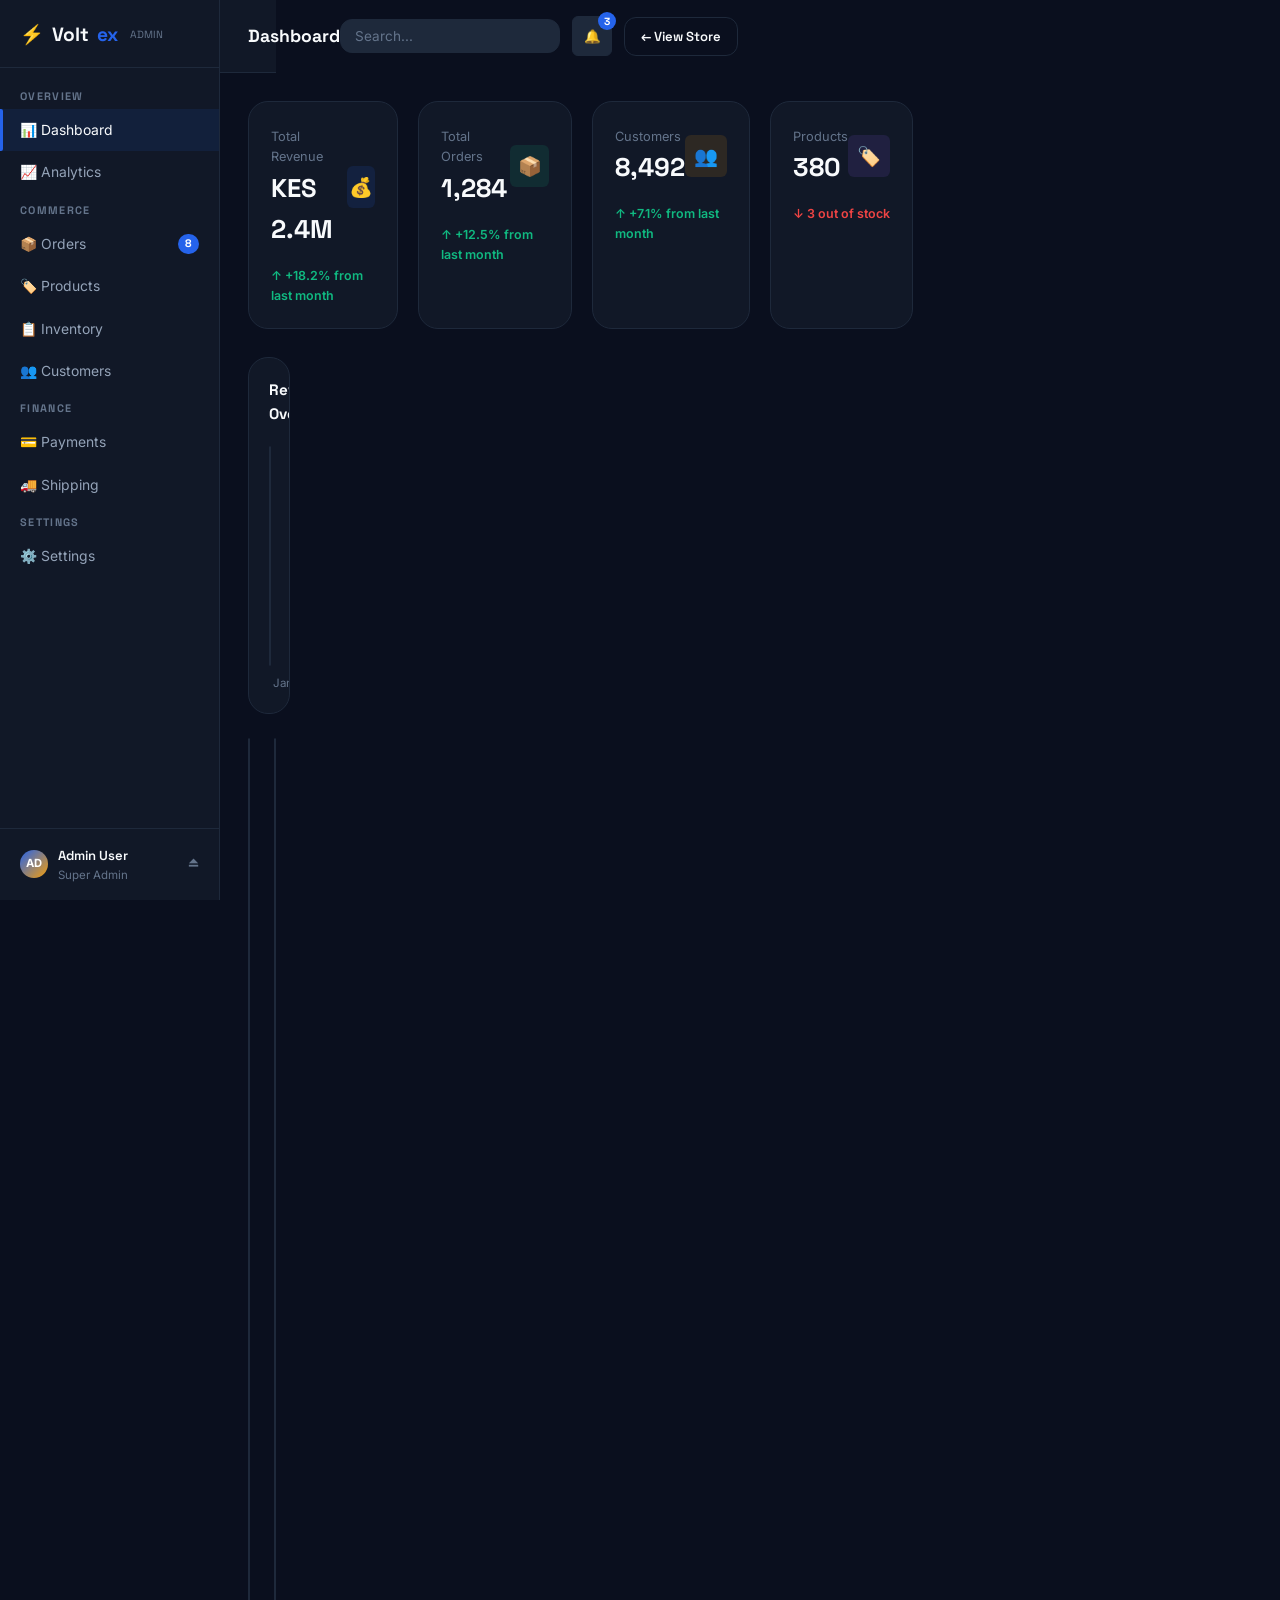
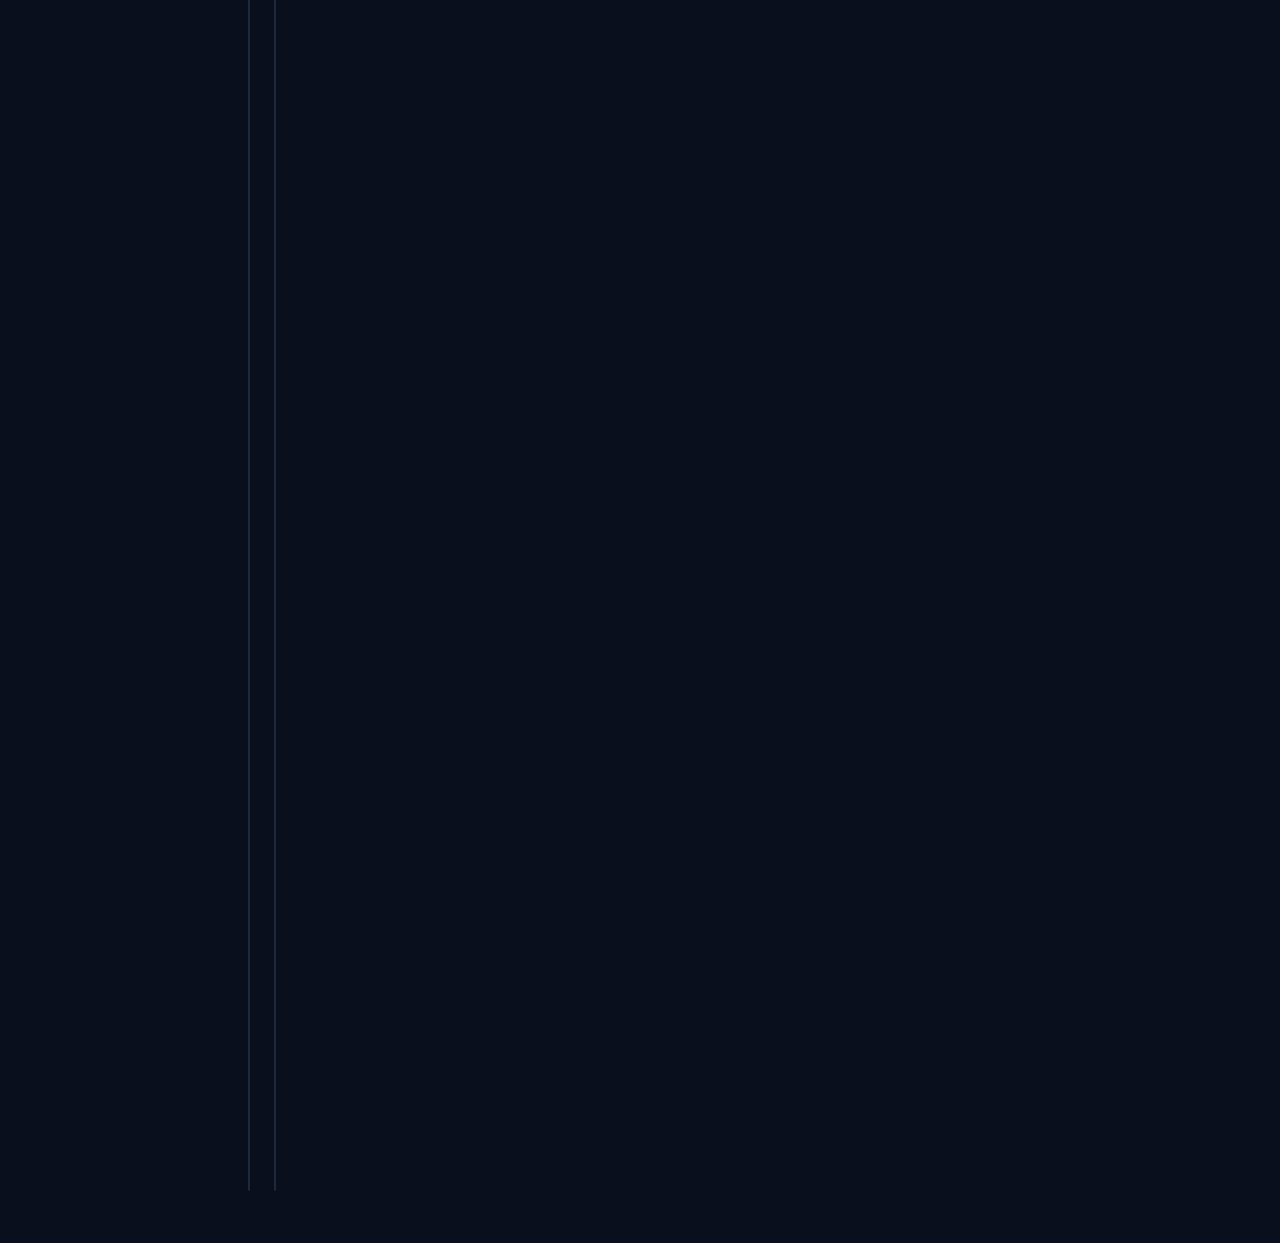
<file: admin.html>
<!DOCTYPE html>
<html lang="en">
<head>
  <meta charset="UTF-8">
  <meta name="viewport" content="width=device-width, initial-scale=1.0">
  <title>Admin Dashboard — Voltex</title>
  <link rel="stylesheet" href="main.css">
</head>
<body style="background:var(--navy)">

<!-- ADMIN LAYOUT (no shared navbar) -->
<div class="admin-layout">

  <!-- SIDEBAR -->
  <aside class="admin-sidebar">
    <div class="admin-logo">
      <div class="nav-logo" style="font-size:1.2rem"><span class="bolt">⚡</span>Volt<span>ex</span> <span style="font-size:0.65rem;color:var(--slate);margin-left:4px;font-weight:400">ADMIN</span></div>
    </div>
    <nav class="admin-nav">
      <div class="admin-nav-section">Overview</div>
      <div class="admin-nav-link active" onclick="showAdminTab('dashboard',this)">📊 Dashboard</div>
      <div class="admin-nav-link" onclick="showAdminTab('analytics',this)">📈 Analytics</div>

      <div class="admin-nav-section">Commerce</div>
      <div class="admin-nav-link" onclick="showAdminTab('orders',this)">
        📦 Orders
        <span class="admin-nav-badge">8</span>
      </div>
      <div class="admin-nav-link" onclick="showAdminTab('products',this)">🏷️ Products</div>
      <div class="admin-nav-link" onclick="showAdminTab('inventory',this)">📋 Inventory</div>
      <div class="admin-nav-link" onclick="showAdminTab('customers',this)">👥 Customers</div>

      <div class="admin-nav-section">Finance</div>
      <div class="admin-nav-link" onclick="showAdminTab('payments',this)">💳 Payments</div>
      <div class="admin-nav-link" onclick="showAdminTab('shipping',this)">🚚 Shipping</div>

      <div class="admin-nav-section">Settings</div>
      <div class="admin-nav-link" onclick="showAdminTab('settings',this)">⚙️ Settings</div>
    </nav>
    <div style="padding:16px 20px;border-top:1px solid var(--border)">
      <div style="display:flex;align-items:center;gap:10px">
        <div class="nav-avatar">AD</div>
        <div>
          <div style="font-size:0.82rem;font-weight:600;font-family:var(--font-display)">Admin User</div>
          <div style="font-size:0.72rem;color:var(--slate)">Super Admin</div>
        </div>
        <a href="login.html" style="margin-left:auto;color:var(--slate);font-size:0.8rem" title="Sign out">⏏</a>
      </div>
    </div>
  </aside>

  <!-- MAIN CONTENT -->
  <div class="admin-content">
    <div class="admin-topbar">
      <div class="admin-page-title" id="adminPageTitle">Dashboard</div>
      <div style="display:flex;align-items:center;gap:12px">
        <input type="search" placeholder="Search..." style="width:220px;padding:8px 14px;font-size:0.85rem">
        <button class="nav-action-btn" title="Notifications" style="position:relative">
          🔔
          <span class="nav-badge">3</span>
        </button>
        <a href="index.html" class="btn btn-secondary btn-sm">← View Store</a>
      </div>
    </div>

    <!-- ═══ DASHBOARD TAB ═══ -->
    <div class="admin-main" id="tab-admin-dashboard">

      <!-- STAT CARDS -->
      <div class="stat-cards">
        <div class="stat-card">
          <div class="stat-card-header">
            <div>
              <div class="stat-label">Total Revenue</div>
              <div class="stat-num">KES 2.4M</div>
            </div>
            <div class="stat-card-icon" style="background:rgba(37,99,235,0.12)">💰</div>
          </div>
          <div class="stat-trend trend-up">↑ +18.2% from last month</div>
        </div>
        <div class="stat-card">
          <div class="stat-card-header">
            <div>
              <div class="stat-label">Total Orders</div>
              <div class="stat-num">1,284</div>
            </div>
            <div class="stat-card-icon" style="background:rgba(16,185,129,0.12)">📦</div>
          </div>
          <div class="stat-trend trend-up">↑ +12.5% from last month</div>
        </div>
        <div class="stat-card">
          <div class="stat-card-header">
            <div>
              <div class="stat-label">Customers</div>
              <div class="stat-num">8,492</div>
            </div>
            <div class="stat-card-icon" style="background:rgba(245,158,11,0.12)">👥</div>
          </div>
          <div class="stat-trend trend-up">↑ +7.1% from last month</div>
        </div>
        <div class="stat-card">
          <div class="stat-card-header">
            <div>
              <div class="stat-label">Products</div>
              <div class="stat-num">380</div>
            </div>
            <div class="stat-card-icon" style="background:rgba(139,92,246,0.12)">🏷️</div>
          </div>
          <div class="stat-trend trend-down">↓ 3 out of stock</div>
        </div>
      </div>

      <!-- REVENUE CHART -->
      <div class="table-card" style="margin-bottom:24px;padding:20px">
        <div style="display:flex;align-items:center;justify-content:space-between;margin-bottom:20px">
          <div class="table-card-title">Revenue Overview</div>
          <select class="sort-select" style="width:auto">
            <option>Last 7 Days</option>
            <option selected>Last 30 Days</option>
            <option>Last 3 Months</option>
          </select>
        </div>
        <div class="chart-placeholder">
          <div class="chart-bars">
            ${[40,65,45,80,55,90,70,85,60,95,75,88].map(h =>
              `<div class="chart-bar" style="height:${h}%"></div>`).join('')}
          </div>
          <div style="position:absolute;top:12px;left:20px;font-size:0.75rem;color:var(--slate)">Revenue (KES)</div>
        </div>
        <div style="display:flex;justify-content:space-between;font-size:0.72rem;color:var(--slate);margin-top:8px;padding:0 4px">
          <span>Jan</span><span>Feb</span><span>Mar</span><span>Apr</span><span>May</span><span>Jun</span>
          <span>Jul</span><span>Aug</span><span>Sep</span><span>Oct</span><span>Nov</span><span>Dec</span>
        </div>
      </div>

      <!-- RECENT ORDERS + TOP PRODUCTS -->
      <div style="display:grid;grid-template-columns:1.6fr 1fr;gap:24px">

        <!-- RECENT ORDERS -->
        <div class="table-card">
          <div class="table-card-header">
            <div class="table-card-title">Recent Orders</div>
            <button class="btn btn-ghost btn-sm" onclick="showAdminTab('orders',null)">View All →</button>
          </div>
          <table class="admin-table">
            <thead>
              <tr>
                <th>Order</th>
                <th>Customer</th>
                <th>Amount</th>
                <th>Status</th>
                <th>Payment</th>
              </tr>
            </thead>
            <tbody>
              ${[
                { id:'VTX-48301', customer:'Brian Mwangi', amount:'KES 189,000', status:'Paid', payment:'M-Pesa', statusColor:'var(--success)' },
                { id:'VTX-48300', customer:'Amina Hassan', amount:'KES 38,500', status:'Shipped', payment:'PayPal', statusColor:'var(--amber)' },
                { id:'VTX-48299', customer:'David Kipchoge', amount:'KES 9,800', status:'Processing', payment:'M-Pesa', statusColor:'var(--blue-light)' },
                { id:'VTX-48298', customer:'Faith Njeri', amount:'KES 125,000', status:'Pending', payment:'PayPal', statusColor:'var(--slate)' },
                { id:'VTX-48297', customer:'Peter Otieno', amount:'KES 21,500', status:'Delivered', payment:'M-Pesa', statusColor:'var(--success)' },
              ].map(o => `<tr>
                <td>${o.id}</td>
                <td style="color:var(--slate-light)">${o.customer}</td>
                <td style="font-family:var(--font-display);color:var(--white)">${o.amount}</td>
                <td><span style="color:${o.statusColor};font-size:0.78rem;font-weight:600">${o.status}</span></td>
                <td><span class="badge ${o.payment==='M-Pesa'?'badge-green':'badge-blue'}">${o.payment}</span></td>
              </tr>`).join('')}
            </tbody>
          </table>
        </div>

        <!-- TOP PRODUCTS -->
        <div class="table-card">
          <div class="table-card-header">
            <div class="table-card-title">Top Products</div>
          </div>
          <div style="padding:0 4px">
            ${[
              { name:'MacBook Pro M3', sales:48, revenue:'KES 9.1M', emoji:'💻', pct:90 },
              { name:'Galaxy S24 Ultra', sales:36, revenue:'KES 5.4M', emoji:'📱', pct:70 },
              { name:'Sony WH-1000XM5', sales:89, revenue:'KES 3.4M', emoji:'🎧', pct:55 },
              { name:'AirPods Pro 2', sales:104, revenue:'KES 3.0M', emoji:'🎵', pct:48 },
            ].map(p => `
              <div style="padding:14px 16px;border-bottom:1px solid var(--border)">
                <div style="display:flex;align-items:center;gap:12px;margin-bottom:8px">
                  <span style="font-size:1.3rem">${p.emoji}</span>
                  <div style="flex:1;min-width:0">
                    <div style="font-size:0.85rem;font-weight:600;font-family:var(--font-display);white-space:nowrap;overflow:hidden;text-overflow:ellipsis">${p.name}</div>
                    <div style="font-size:0.75rem;color:var(--slate)">${p.sales} sold · ${p.revenue}</div>
                  </div>
                </div>
                <div style="height:4px;background:var(--border);border-radius:2px">
                  <div style="height:100%;width:${p.pct}%;background:var(--blue);border-radius:2px"></div>
                </div>
              </div>`).join('')}
          </div>
        </div>
      </div>
    </div>

    <!-- ═══ ORDERS TAB ═══ -->
    <div class="admin-main" id="tab-admin-orders" style="display:none">
      <div style="display:flex;align-items:center;justify-content:space-between;margin-bottom:20px">
        <div style="display:flex;gap:8px">
          ${['All','Pending','Paid','Processing','Shipped','Delivered','Cancelled'].map((s,i) =>
            `<button class="btn btn-sm ${i===0?'btn-primary':'btn-secondary'}" onclick="filterOrders(this,'${s}')">${s}</button>`).join('')}
        </div>
        <div style="display:flex;gap:8px">
          <input type="search" placeholder="Search order / customer..." style="width:240px;padding:8px 14px;font-size:0.85rem">
          <button class="btn btn-secondary btn-sm">Export CSV</button>
        </div>
      </div>
      <div class="table-card">
        <table class="admin-table">
          <thead>
            <tr>
              <th><input type="checkbox"></th>
              <th>Order ID</th>
              <th>Customer</th>
              <th>Date</th>
              <th>Items</th>
              <th>Total</th>
              <th>Payment</th>
              <th>Status</th>
              <th>Actions</th>
            </tr>
          </thead>
          <tbody>
            ${[
              { id:'VTX-48301', cust:'Brian Mwangi', date:'Dec 10, 2024', items:2, total:'KES 218,000', payment:'M-Pesa', status:'Delivered', sc:'status-delivered' },
              { id:'VTX-48300', cust:'Amina Hassan', date:'Dec 9, 2024', items:1, total:'KES 38,500', payment:'PayPal', status:'Shipped', sc:'status-shipped' },
              { id:'VTX-48299', cust:'David Kipchoge', date:'Dec 9, 2024', items:3, total:'KES 32,300', payment:'M-Pesa', status:'Processing', sc:'status-processing' },
              { id:'VTX-48298', cust:'Faith Njeri', date:'Dec 8, 2024', items:1, total:'KES 125,000', payment:'PayPal', status:'Paid', sc:'status-processing' },
              { id:'VTX-48297', cust:'Peter Otieno', date:'Dec 8, 2024', items:2, total:'KES 51,500', payment:'M-Pesa', status:'Delivered', sc:'status-delivered' },
            ].map(o => `<tr>
              <td><input type="checkbox"></td>
              <td>${o.id}</td>
              <td style="color:var(--slate-light)">${o.cust}</td>
              <td style="color:var(--slate);font-size:0.8rem">${o.date}</td>
              <td style="color:var(--slate-light)">${o.items} item${o.items>1?'s':''}</td>
              <td style="font-family:var(--font-display);color:var(--white)">${o.total}</td>
              <td><span class="badge ${o.payment==='M-Pesa'?'badge-green':'badge-blue'}">${o.payment}</span></td>
              <td><span class="order-status ${o.sc}">${o.status}</span></td>
              <td>
                <div style="display:flex;gap:6px">
                  <button class="btn btn-ghost btn-sm" style="padding:4px 8px" title="View">👁</button>
                  <button class="btn btn-ghost btn-sm" style="padding:4px 8px" title="Invoice">🧾</button>
                  <select style="background:var(--navy-light);border:1px solid var(--border);color:var(--white);padding:4px 8px;border-radius:var(--radius-sm);font-size:0.75rem" onchange="Toast.show('Order status updated','success')">
                    <option>Update Status</option>
                    <option>Processing</option>
                    <option>Shipped</option>
                    <option>Delivered</option>
                    <option>Cancelled</option>
                  </select>
                </div>
              </td>
            </tr>`).join('')}
          </tbody>
        </table>
      </div>
    </div>

    <!-- ═══ PRODUCTS TAB ═══ -->
    <div class="admin-main" id="tab-admin-products" style="display:none">
      <div style="display:flex;align-items:center;justify-content:space-between;margin-bottom:20px">
        <h2 style="font-family:var(--font-display);font-size:1.2rem">Products</h2>
        <div style="display:flex;gap:8px">
          <input type="search" placeholder="Search products..." style="width:220px;padding:8px 14px;font-size:0.85rem">
          <button class="btn btn-primary btn-sm" onclick="Toast.show('Product form coming soon','info')">+ Add Product</button>
        </div>
      </div>
      <div class="table-card">
        <table class="admin-table">
          <thead>
            <tr>
              <th><input type="checkbox"></th>
              <th>Product</th>
              <th>Category</th>
              <th>Price</th>
              <th>Stock</th>
              <th>Sales</th>
              <th>Status</th>
              <th>Actions</th>
            </tr>
          </thead>
          <tbody>
            ${[
              { emoji:'💻', name:'MacBook Pro M3 14"', cat:'Laptops', price:'KES 189,000', stock:14, sales:48, status:'Active' },
              { emoji:'📱', name:'Samsung Galaxy S24 Ultra', cat:'Smartphones', price:'KES 149,000', stock:8, sales:36, status:'Active' },
              { emoji:'🎧', name:'Sony WH-1000XM5', cat:'Audio', price:'KES 38,500', stock:0, sales:89, status:'Out of Stock' },
              { emoji:'🎮', name:'PS5 DualSense Controller', cat:'Gaming', price:'KES 9,800', stock:22, sales:67, status:'Active' },
              { emoji:'📲', name:'iPad Pro 12.9" M2', cat:'Tablets', price:'KES 125,000', stock:3, sales:31, status:'Low Stock' },
            ].map(p => `<tr>
              <td><input type="checkbox"></td>
              <td>
                <div style="display:flex;align-items:center;gap:10px">
                  <div style="width:36px;height:36px;background:var(--navy-light);border-radius:var(--radius-sm);display:flex;align-items:center;justify-content:center">${p.emoji}</div>
                  <span style="font-weight:500">${p.name}</span>
                </div>
              </td>
              <td style="color:var(--slate-light)">${p.cat}</td>
              <td style="font-family:var(--font-display)">${p.price}</td>
              <td style="color:${p.stock===0?'var(--danger)':p.stock<5?'var(--amber)':'var(--success)'};font-weight:600">${p.stock}</td>
              <td style="color:var(--slate-light)">${p.sales}</td>
              <td><span class="order-status ${p.status==='Active'?'status-delivered':p.status==='Low Stock'?'status-shipped':'badge-red'}">${p.status}</span></td>
              <td>
                <div style="display:flex;gap:6px">
                  <button class="btn btn-ghost btn-sm" style="padding:4px 10px" onclick="Toast.show('Edit form coming soon','info')">Edit</button>
                  <button class="btn btn-ghost btn-sm" style="padding:4px 10px;color:var(--danger)" onclick="Toast.show('Product deleted','error')">Del</button>
                </div>
              </td>
            </tr>`).join('')}
          </tbody>
        </table>
      </div>
    </div>

    <!-- ═══ INVENTORY TAB ═══ -->
    <div class="admin-main" id="tab-admin-inventory" style="display:none">
      <h2 style="font-family:var(--font-display);font-size:1.2rem;margin-bottom:20px">Inventory Management</h2>
      <div style="display:grid;grid-template-columns:repeat(3,1fr);gap:16px;margin-bottom:24px">
        <div class="stat-card">
          <div class="stat-card-header"><div><div class="stat-label">Total SKUs</div><div class="stat-num">380</div></div><div class="stat-card-icon" style="background:rgba(37,99,235,0.12)">🏷️</div></div>
        </div>
        <div class="stat-card">
          <div class="stat-card-header"><div><div class="stat-label">Low Stock Items</div><div class="stat-num" style="color:var(--amber)">14</div></div><div class="stat-card-icon" style="background:rgba(245,158,11,0.12)">⚠️</div></div>
          <div class="stat-trend" style="color:var(--amber)">Needs restocking</div>
        </div>
        <div class="stat-card">
          <div class="stat-card-header"><div><div class="stat-label">Out of Stock</div><div class="stat-num" style="color:var(--danger)">3</div></div><div class="stat-card-icon" style="background:rgba(239,68,68,0.12)">🚫</div></div>
          <div class="stat-trend trend-down">Action required</div>
        </div>
      </div>
      <div class="table-card">
        <div class="table-card-header">
          <div class="table-card-title">Stock Levels</div>
          <button class="btn btn-primary btn-sm" onclick="Toast.show('Export ready','success')">Export Report</button>
        </div>
        <table class="admin-table">
          <thead><tr><th>Product</th><th>SKU</th><th>In Stock</th><th>Reserved</th><th>Reorder At</th><th>Action</th></tr></thead>
          <tbody>
            ${[
              { emoji:'💻', name:'MacBook Pro M3', sku:'VTX-P1-001', stock:14, reserved:2, reorder:5 },
              { emoji:'📱', name:'Galaxy S24 Ultra', sku:'VTX-P2-001', stock:8, reserved:3, reorder:10 },
              { emoji:'🎧', name:'Sony WH-1000XM5', sku:'VTX-P3-001', stock:0, reserved:0, reorder:15 },
              { emoji:'📲', name:'iPad Pro 12.9"', sku:'VTX-P5-001', stock:3, reserved:1, reorder:8 },
            ].map(p => `<tr>
              <td><div style="display:flex;align-items:center;gap:10px"><span>${p.emoji}</span>${p.name}</div></td>
              <td style="color:var(--slate);font-size:0.8rem">${p.sku}</td>
              <td>
                <span style="color:${p.stock===0?'var(--danger)':p.stock<=p.reorder?'var(--amber)':'var(--success)'};font-weight:700">${p.stock}</span>
                ${p.stock===0?'<span class="badge badge-red" style="margin-left:6px">OUT</span>':p.stock<=p.reorder?'<span class="badge badge-amber" style="margin-left:6px">LOW</span>':''}
              </td>
              <td style="color:var(--slate-light)">${p.reserved}</td>
              <td style="color:var(--slate-light)">${p.reorder} units</td>
              <td><button class="btn btn-secondary btn-sm" onclick="Toast.show('Restock form coming soon','info')">+ Restock</button></td>
            </tr>`).join('')}
          </tbody>
        </table>
      </div>
    </div>

    <!-- ═══ CUSTOMERS TAB ═══ -->
    <div class="admin-main" id="tab-admin-customers" style="display:none">
      <div style="display:flex;align-items:center;justify-content:space-between;margin-bottom:20px">
        <h2 style="font-family:var(--font-display);font-size:1.2rem">Customers</h2>
        <input type="search" placeholder="Search by name / email..." style="width:260px;padding:8px 14px;font-size:0.85rem">
      </div>
      <div class="table-card">
        <table class="admin-table">
          <thead><tr><th>Customer</th><th>Email</th><th>Phone</th><th>Orders</th><th>Total Spent</th><th>Joined</th><th>Action</th></tr></thead>
          <tbody>
            ${[
              { emoji:'👤', name:'Brian Mwangi', email:'brian@example.com', phone:'+254 712 345 678', orders:8, spent:'KES 540,000', joined:'Jan 2024' },
              { emoji:'👤', name:'Amina Hassan', email:'amina@example.com', phone:'+254 722 456 789', orders:3, spent:'KES 207,500', joined:'Mar 2024' },
              { emoji:'👤', name:'David Kipchoge', email:'david@example.com', phone:'+254 733 567 890', orders:5, spent:'KES 162,300', joined:'Jun 2024' },
              { emoji:'👤', name:'Faith Njeri', email:'faith@example.com', phone:'+254 742 678 901', orders:12, spent:'KES 891,000', joined:'Nov 2023' },
            ].map(c => `<tr>
              <td><div style="display:flex;align-items:center;gap:10px"><div style="width:32px;height:32px;border-radius:50%;background:linear-gradient(135deg,var(--blue),var(--amber));display:flex;align-items:center;justify-content:center;font-size:0.8rem">👤</div>${c.name}</div></td>
              <td style="color:var(--slate-light)">${c.email}</td>
              <td style="color:var(--slate-light)">${c.phone}</td>
              <td style="color:var(--blue-light);font-weight:600">${c.orders}</td>
              <td style="font-family:var(--font-display);color:var(--white)">${c.spent}</td>
              <td style="color:var(--slate);font-size:0.8rem">${c.joined}</td>
              <td><button class="btn btn-ghost btn-sm" onclick="Toast.show('Customer details loading...','info')">View</button></td>
            </tr>`).join('')}
          </tbody>
        </table>
      </div>
    </div>

    <!-- ═══ OTHER TABS (placeholders) ═══ -->
    <div class="admin-main" id="tab-admin-analytics" style="display:none">
      <div style="text-align:center;padding:80px;color:var(--slate)">
        <div style="font-size:3rem;margin-bottom:16px">📈</div>
        <h3 style="font-family:var(--font-display)">Analytics</h3>
        <p style="margin-top:8px">Advanced analytics dashboard — connected to backend API in production.</p>
      </div>
    </div>
    <div class="admin-main" id="tab-admin-payments" style="display:none">
      <div style="text-align:center;padding:80px;color:var(--slate)">
        <div style="font-size:3rem;margin-bottom:16px">💳</div>
        <h3 style="font-family:var(--font-display)">Payments</h3>
        <p style="margin-top:8px">M-Pesa and PayPal transaction logs — connected to Daraja API in production.</p>
      </div>
    </div>
    <div class="admin-main" id="tab-admin-shipping" style="display:none">
      <div style="text-align:center;padding:80px;color:var(--slate)">
        <div style="font-size:3rem;margin-bottom:16px">🚚</div>
        <h3 style="font-family:var(--font-display)">Shipping</h3>
        <p style="margin-top:8px">Manage delivery zones, rates, and tracking — connected to backend in production.</p>
      </div>
    </div>
    <div class="admin-main" id="tab-admin-settings" style="display:none">
      <div style="text-align:center;padding:80px;color:var(--slate)">
        <div style="font-size:3rem;margin-bottom:16px">⚙️</div>
        <h3 style="font-family:var(--font-display)">Settings</h3>
        <p style="margin-top:8px">Store settings, email templates, payment keys — configured via Django admin in production.</p>
      </div>
    </div>

  </div><!-- /admin-content -->
</div><!-- /admin-layout -->

<div class="toast-container"></div>
<script src="main.js"></script>
<script>
const adminTabs = ['dashboard','analytics','orders','products','inventory','customers','payments','shipping','settings'];

function showAdminTab(name, el) {
  adminTabs.forEach(t => {
    const tab = document.getElementById(`tab-admin-${t}`);
    if (tab) tab.style.display = 'none';
  });
  const active = document.getElementById(`tab-admin-${name}`);
  if (active) active.style.display = 'block';
  document.querySelectorAll('.admin-nav-link').forEach(l => l.classList.remove('active'));
  if (el) el.classList.add('active');
  document.getElementById('adminPageTitle').textContent = name.charAt(0).toUpperCase() + name.slice(1);
}

function filterOrders(btn, status) {
  document.querySelectorAll('#tab-admin-orders .btn').forEach(b => { b.className = 'btn btn-sm btn-secondary'; });
  btn.className = 'btn btn-sm btn-primary';
  Toast.show(`Showing ${status} orders`, 'info');
}
</script>
<script src="cart.js"></script>
</body>
</html>
</file>
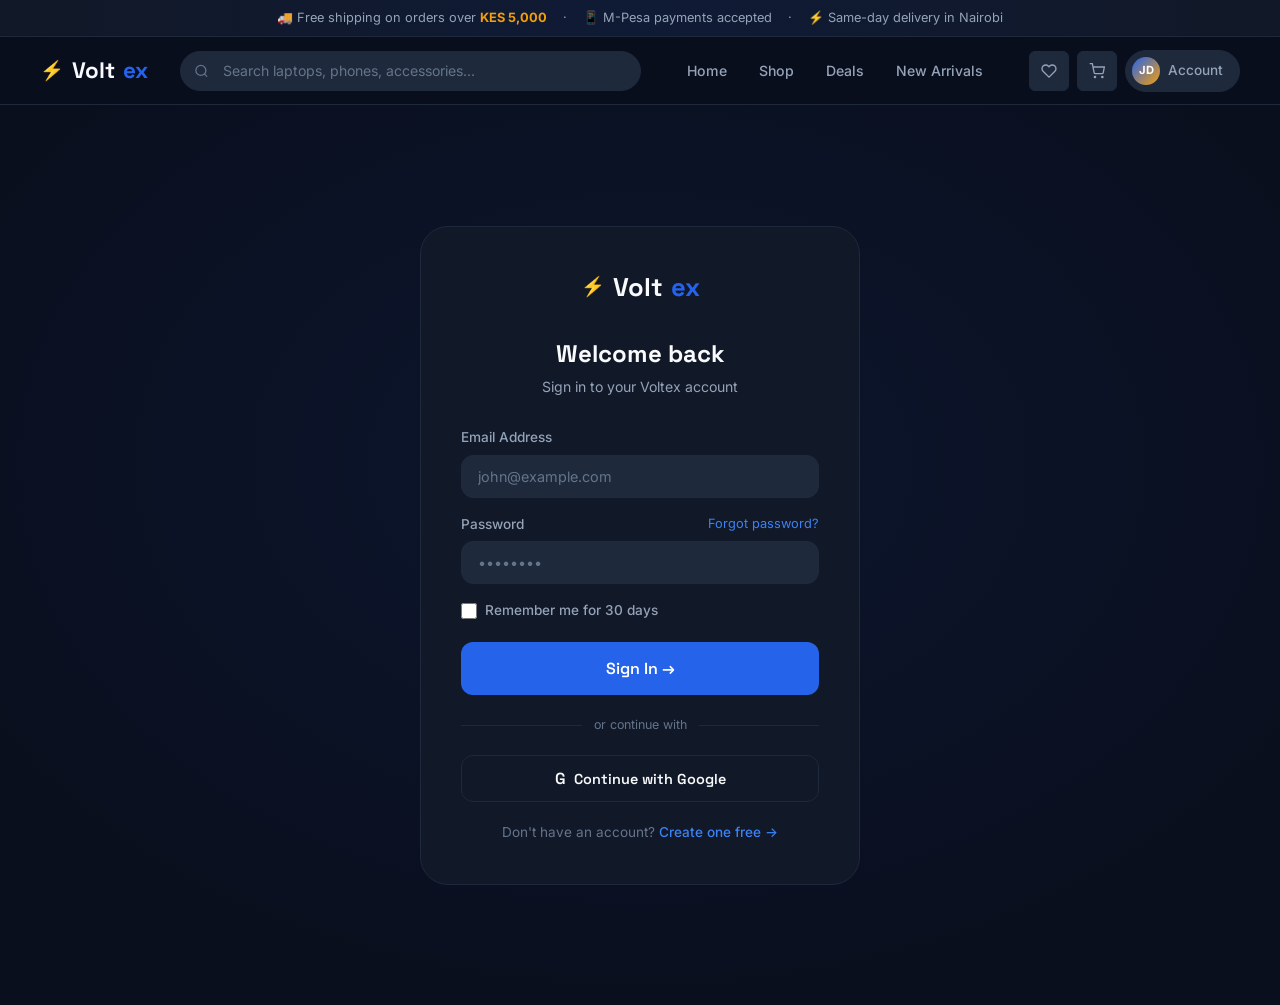
<file: login.html>
<!DOCTYPE html>
<html lang="en">
<head>
  <meta charset="UTF-8">
  <meta name="viewport" content="width=device-width, initial-scale=1.0">
  <title>Sign In — Voltex Electronics</title>
  <link rel="stylesheet" href="main.css">
</head>
<body>
<script src="components.js"></script>
<script>injectNavbar(1);</script>

<div class="auth-page">
  <div class="auth-card">
    <div class="auth-logo">
      <a href="index.html" class="nav-logo" style="justify-content:center;font-size:1.6rem">
        <span class="bolt">⚡</span>Volt<span>ex</span>
      </a>
    </div>
    <h2 class="auth-title">Welcome back</h2>
    <p class="auth-subtitle">Sign in to your Voltex account</p>

    <div>
      <div class="form-group-inline">
        <label>Email Address</label>
        <input type="email" id="loginEmail" placeholder="john@example.com" autocomplete="email">
      </div>
      <div class="form-group-inline">
        <label style="display:flex;align-items:center;justify-content:space-between">
          Password
          <a href="forgot-password.html" style="color:var(--blue-light);font-size:0.8rem;font-weight:400">Forgot password?</a>
        </label>
        <input type="password" id="loginPassword" placeholder="••••••••" autocomplete="current-password">
      </div>
      <div style="display:flex;align-items:center;gap:8px;margin-bottom:20px">
        <input type="checkbox" id="rememberMe" style="width:16px;height:16px;accent-color:var(--blue)">
        <label for="rememberMe" style="font-size:0.85rem;color:var(--slate-light);margin-bottom:0">Remember me for 30 days</label>
      </div>
      <button class="btn btn-primary btn-full btn-lg" onclick="handleLogin()">Sign In →</button>
    </div>

    <div class="auth-divider"><span>or continue with</span></div>

    <button class="btn btn-secondary btn-full" onclick="Toast.show('Google sign-in coming soon!','info')">
      <span style="font-size:1rem">G</span> Continue with Google
    </button>

    <div class="auth-footer">
      Don't have an account? <a href="register.html">Create one free →</a>
    </div>
  </div>
</div>

<script src="main.js"></script>
<script>
function handleLogin() {
  const email = document.getElementById('loginEmail').value.trim();
  const pass = document.getElementById('loginPassword').value;
  if (!email || !pass) { Toast.show('Please fill in all fields', 'error'); return; }
  // Simulate login
  localStorage.setItem('voltex_user', JSON.stringify({ name: 'John Doe', email }));
  Toast.show('Signed in successfully! 🎉', 'success');
  setTimeout(() => window.location.href = 'account.html', 1200);
}
document.getElementById('loginPassword').addEventListener('keydown', e => { if (e.key === 'Enter') handleLogin(); });
</script>
<script src="cart.js"></script>
</body>
</html>
</file>
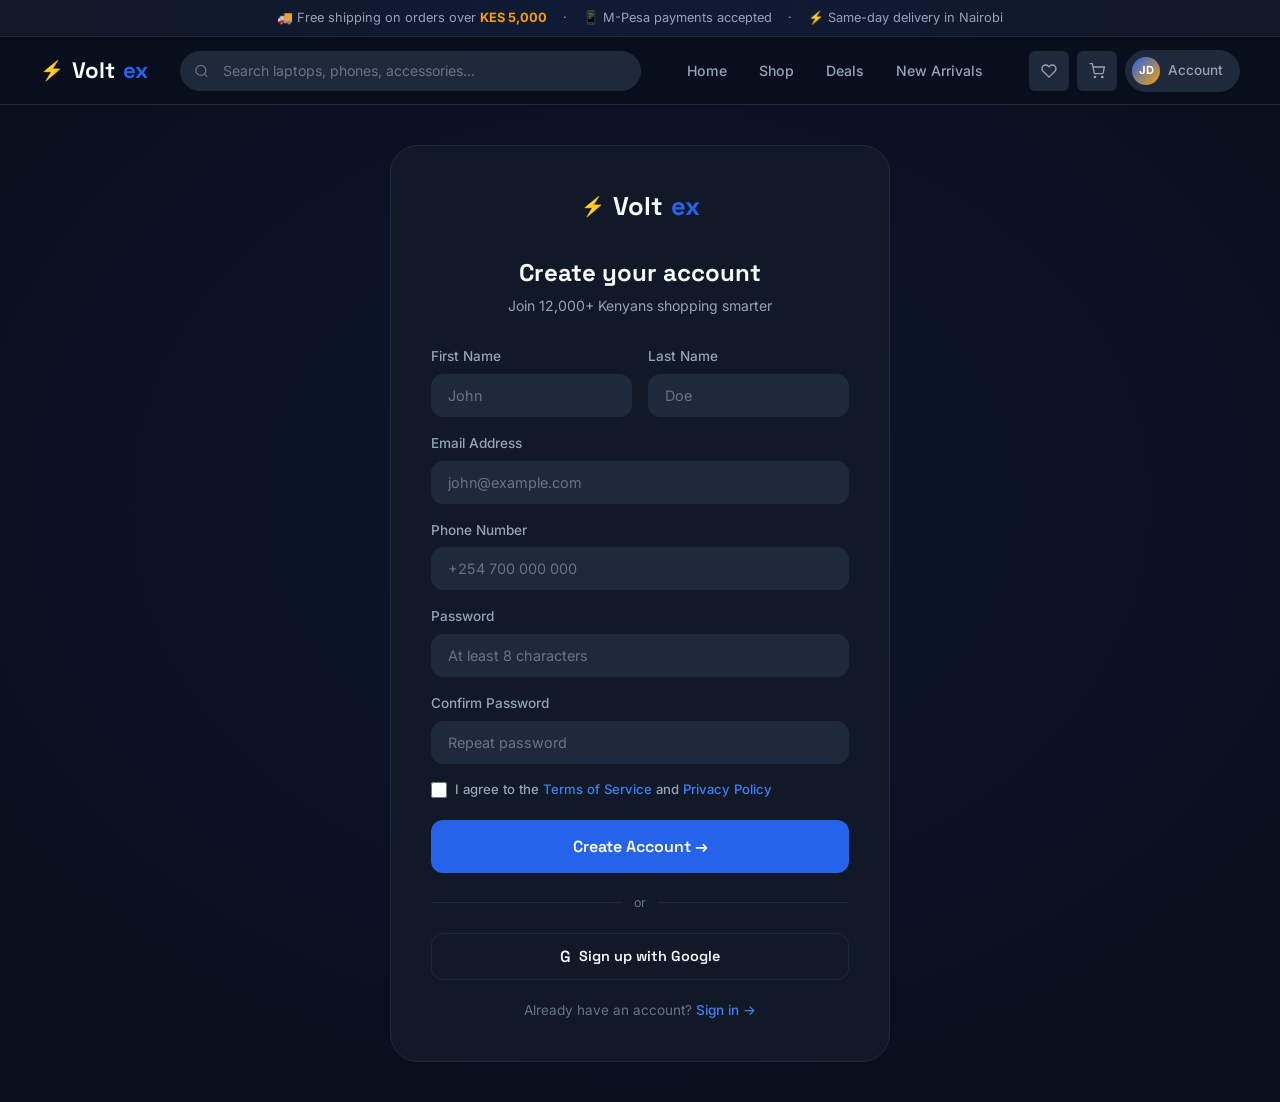
<file: register.html>
<!DOCTYPE html>
<html lang="en">
<head>
  <meta charset="UTF-8">
  <meta name="viewport" content="width=device-width, initial-scale=1.0">
  <title>Create Account — Voltex Electronics</title>
  <link rel="stylesheet" href="main.css">
</head>
<body>
<script src="components.js"></script>
<script>injectNavbar(1);</script>

<div class="auth-page">
  <div class="auth-card" style="max-width:500px">
    <div class="auth-logo">
      <a href="index.html" class="nav-logo" style="justify-content:center;font-size:1.6rem">
        <span class="bolt">⚡</span>Volt<span>ex</span>
      </a>
    </div>
    <h2 class="auth-title">Create your account</h2>
    <p class="auth-subtitle">Join 12,000+ Kenyans shopping smarter</p>

    <div>
      <div style="display:grid;grid-template-columns:1fr 1fr;gap:16px;margin-bottom:16px">
        <div>
          <label>First Name</label>
          <input type="text" id="regFirst" placeholder="John">
        </div>
        <div>
          <label>Last Name</label>
          <input type="text" id="regLast" placeholder="Doe">
        </div>
      </div>
      <div class="form-group-inline">
        <label>Email Address</label>
        <input type="email" id="regEmail" placeholder="john@example.com">
      </div>
      <div class="form-group-inline">
        <label>Phone Number</label>
        <input type="tel" id="regPhone" placeholder="+254 700 000 000">
      </div>
      <div class="form-group-inline">
        <label>Password</label>
        <input type="password" id="regPass" placeholder="At least 8 characters">
      </div>
      <div class="form-group-inline">
        <label>Confirm Password</label>
        <input type="password" id="regPassConfirm" placeholder="Repeat password">
      </div>
      <div style="display:flex;align-items:flex-start;gap:8px;margin-bottom:20px">
        <input type="checkbox" id="agreeTerms" style="width:16px;height:16px;accent-color:var(--blue);margin-top:2px">
        <label for="agreeTerms" style="font-size:0.82rem;color:var(--slate-light);margin-bottom:0;line-height:1.5">
          I agree to the <a href="#" style="color:var(--blue-light)">Terms of Service</a> and <a href="#" style="color:var(--blue-light)">Privacy Policy</a>
        </label>
      </div>
      <button class="btn btn-primary btn-full btn-lg" onclick="handleRegister()">Create Account →</button>
    </div>

    <div class="auth-divider"><span>or</span></div>
    <button class="btn btn-secondary btn-full" onclick="Toast.show('Google sign-up coming soon!','info')">
      <span style="font-size:1rem">G</span> Sign up with Google
    </button>
    <div class="auth-footer">Already have an account? <a href="login.html">Sign in →</a></div>
  </div>
</div>

<script src="main.js"></script>
<script>
function handleRegister() {
  const first = document.getElementById('regFirst').value.trim();
  const last = document.getElementById('regLast').value.trim();
  const email = document.getElementById('regEmail').value.trim();
  const pass = document.getElementById('regPass').value;
  const passConfirm = document.getElementById('regPassConfirm').value;
  const agreed = document.getElementById('agreeTerms').checked;

  if (!first || !last || !email || !pass) { Toast.show('Please fill in all fields', 'error'); return; }
  if (pass !== passConfirm) { Toast.show('Passwords do not match', 'error'); return; }
  if (pass.length < 8) { Toast.show('Password must be at least 8 characters', 'error'); return; }
  if (!agreed) { Toast.show('Please agree to the terms', 'error'); return; }

  localStorage.setItem('voltex_user', JSON.stringify({ name: `${first} ${last}`, email }));
  Toast.show('Account created! Welcome to Voltex 🎉', 'success');
  setTimeout(() => window.location.href = 'account.html', 1400);
}
</script>
<script src="cart.js"></script>
</body>
</html>
</file>
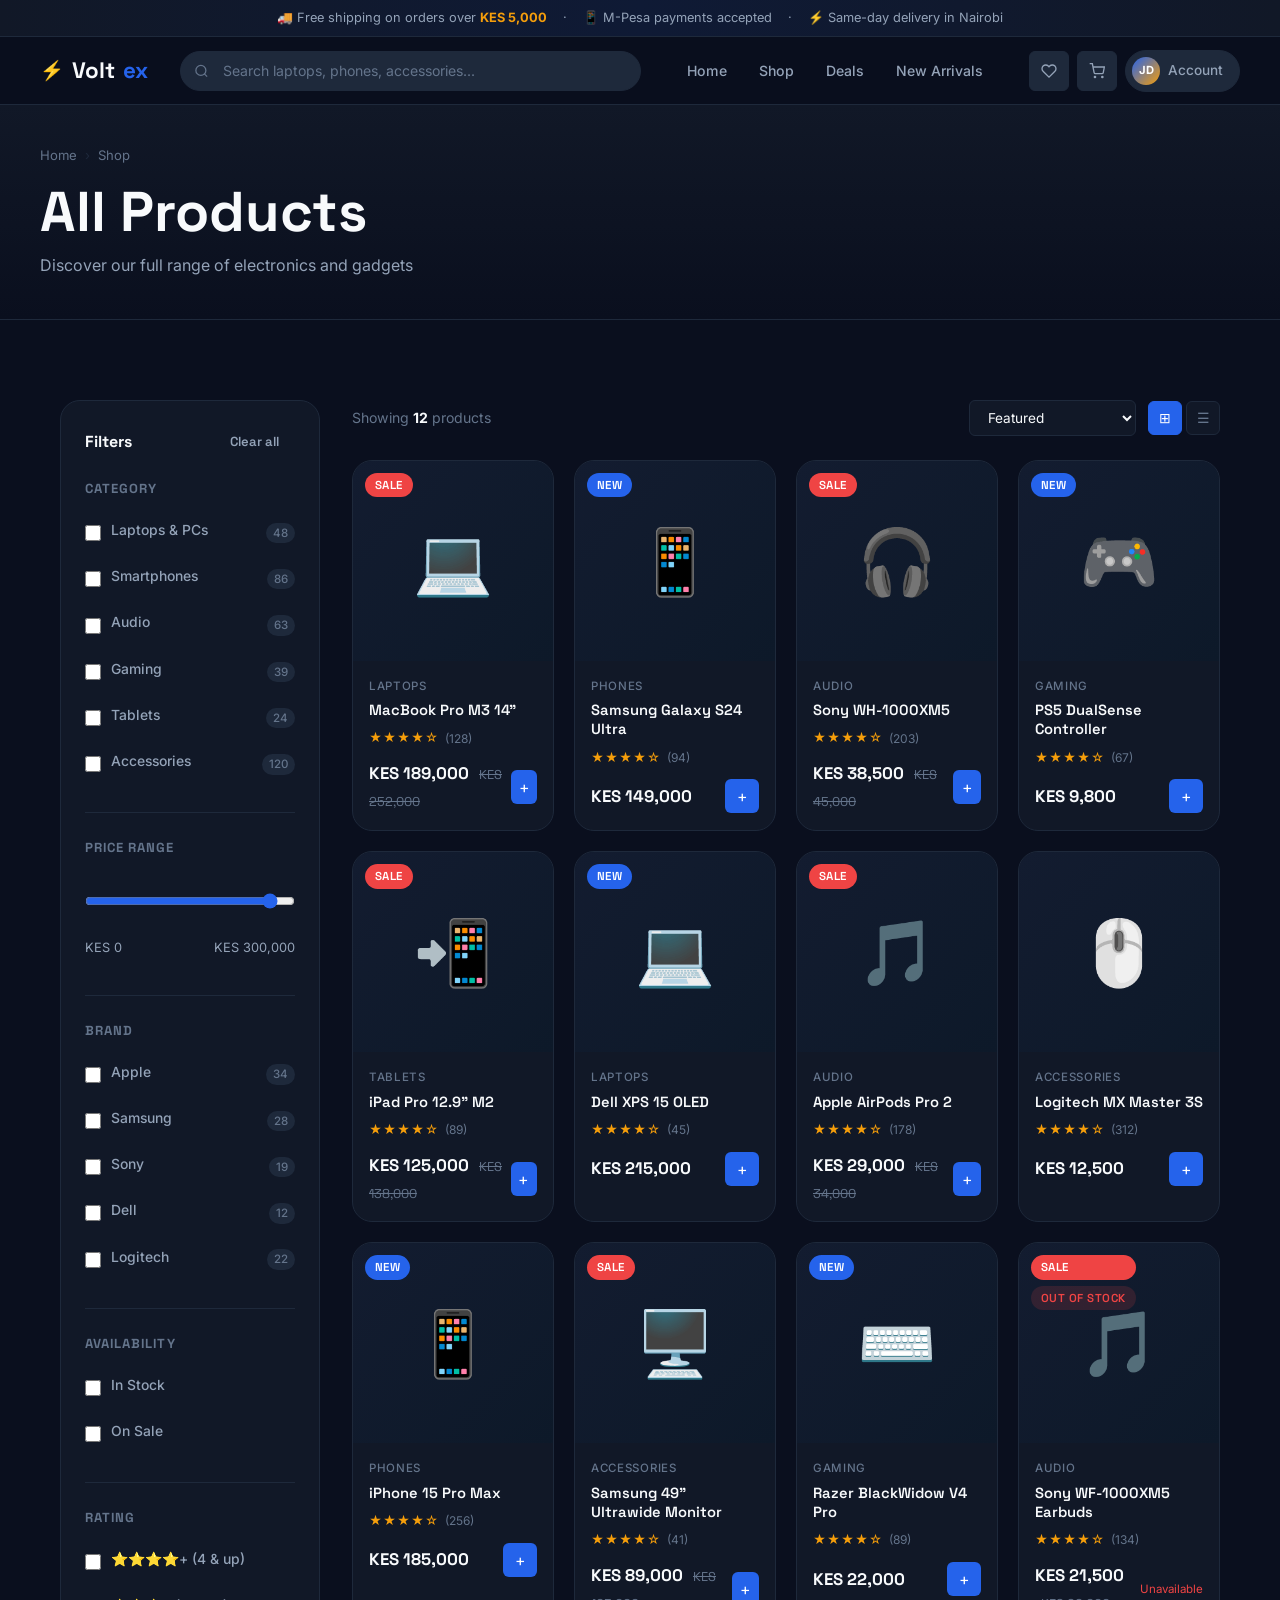
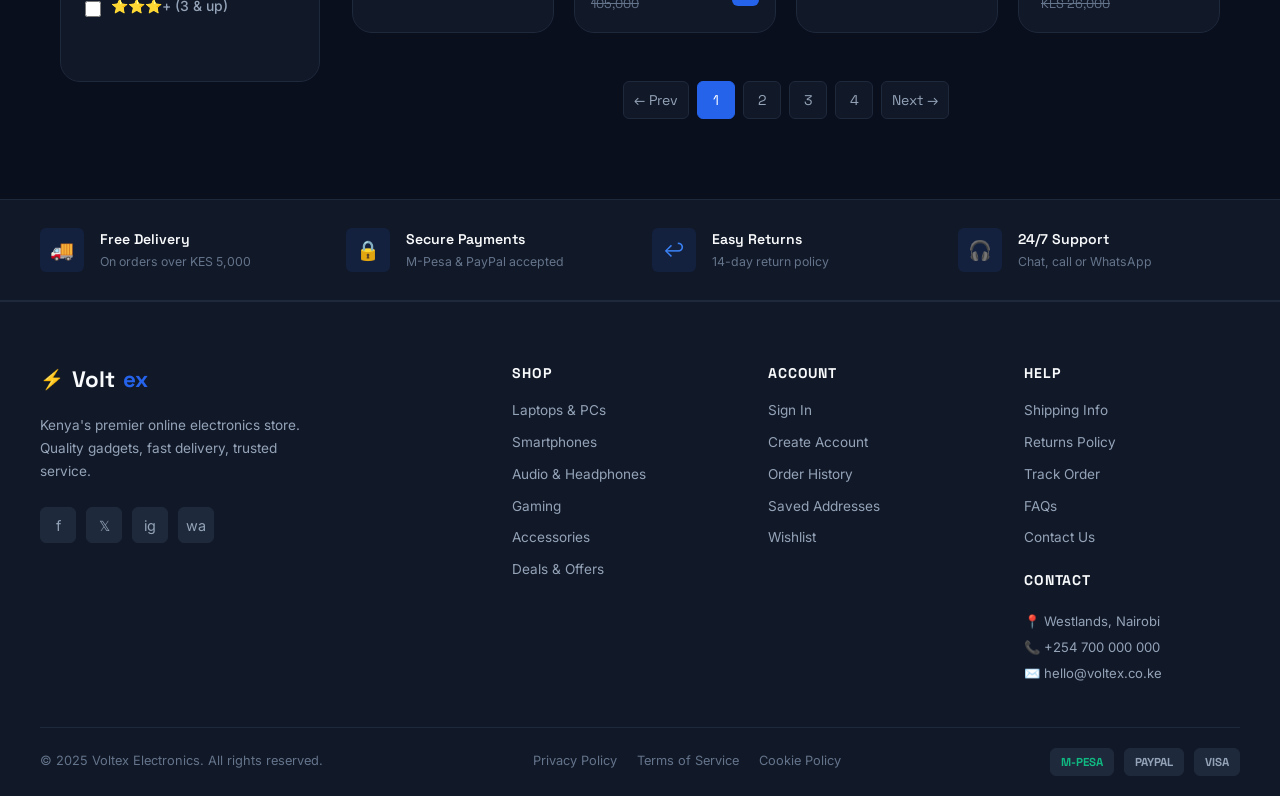
<file: shop.html>
<!DOCTYPE html>
<html lang="en">
<head>
  <meta charset="UTF-8">
  <meta name="viewport" content="width=device-width, initial-scale=1.0">
  <title>Shop — Voltex Electronics</title>
  <link rel="stylesheet" href="main.css">
</head>
<body>
<script src="components.js"></script>
<script>injectNavbar(1);</script>

<!-- PAGE HEADER -->
<div class="page-header">
  <div class="page-header-inner">
    <div class="breadcrumb">
      <a href="index.html">Home</a>
      <span class="sep">›</span>
      <span id="breadcrumbCat">Shop</span>
    </div>
    <h1 id="shopTitle">All Products</h1>
    <p id="shopSubtitle" style="margin-top:6px">Discover our full range of electronics and gadgets</p>
  </div>
</div>

<!-- MAIN SHOP -->
<section class="section">
  <div class="container">
    <div class="shop-layout">

      <!-- SIDEBAR FILTERS -->
      <aside class="sidebar">
        <div style="display:flex;align-items:center;justify-content:space-between;margin-bottom:20px">
          <span style="font-family:var(--font-display);font-weight:700">Filters</span>
          <button class="btn btn-ghost btn-sm" onclick="clearFilters()">Clear all</button>
        </div>

        <div class="sidebar-section">
          <div class="sidebar-title">Category</div>
          <label class="filter-check"><input type="checkbox" value="laptops" onchange="filterProducts()"> <label>Laptops & PCs</label><span class="filter-count">48</span></label>
          <label class="filter-check"><input type="checkbox" value="phones" onchange="filterProducts()"> <label>Smartphones</label><span class="filter-count">86</span></label>
          <label class="filter-check"><input type="checkbox" value="audio" onchange="filterProducts()"> <label>Audio</label><span class="filter-count">63</span></label>
          <label class="filter-check"><input type="checkbox" value="gaming" onchange="filterProducts()"> <label>Gaming</label><span class="filter-count">39</span></label>
          <label class="filter-check"><input type="checkbox" value="tablets" onchange="filterProducts()"> <label>Tablets</label><span class="filter-count">24</span></label>
          <label class="filter-check"><input type="checkbox" value="accessories" onchange="filterProducts()"> <label>Accessories</label><span class="filter-count">120</span></label>
        </div>

        <div class="divider"></div>

        <div class="sidebar-section">
          <div class="sidebar-title">Price Range</div>
          <div class="price-range">
            <input type="range" min="0" max="300000" step="1000" value="300000" id="priceRange" oninput="updatePriceLabel(this.value)">
            <div class="price-values">
              <span>KES 0</span>
              <span id="priceLabel">KES 300,000</span>
            </div>
          </div>
        </div>

        <div class="divider"></div>

        <div class="sidebar-section">
          <div class="sidebar-title">Brand</div>
          <label class="filter-check"><input type="checkbox" value="apple" onchange="filterProducts()"> <label>Apple</label><span class="filter-count">34</span></label>
          <label class="filter-check"><input type="checkbox" value="samsung" onchange="filterProducts()"> <label>Samsung</label><span class="filter-count">28</span></label>
          <label class="filter-check"><input type="checkbox" value="sony" onchange="filterProducts()"> <label>Sony</label><span class="filter-count">19</span></label>
          <label class="filter-check"><input type="checkbox" value="dell" onchange="filterProducts()"> <label>Dell</label><span class="filter-count">12</span></label>
          <label class="filter-check"><input type="checkbox" value="logitech" onchange="filterProducts()"> <label>Logitech</label><span class="filter-count">22</span></label>
        </div>

        <div class="divider"></div>

        <div class="sidebar-section">
          <div class="sidebar-title">Availability</div>
          <label class="filter-check"><input type="checkbox" value="in-stock" onchange="filterProducts()"> <label>In Stock</label></label>
          <label class="filter-check"><input type="checkbox" value="on-sale" onchange="filterProducts()"> <label>On Sale</label></label>
        </div>

        <div class="divider"></div>

        <div class="sidebar-section">
          <div class="sidebar-title">Rating</div>
          <label class="filter-check"><input type="checkbox" value="4plus" onchange="filterProducts()"> <label>⭐⭐⭐⭐+ (4 & up)</label></label>
          <label class="filter-check"><input type="checkbox" value="3plus" onchange="filterProducts()"> <label>⭐⭐⭐+ (3 & up)</label></label>
        </div>
      </aside>

      <!-- PRODUCTS MAIN -->
      <div class="shop-main">
        <div class="shop-toolbar">
          <div class="results">Showing <strong id="resultCount">0</strong> products</div>
          <div style="display:flex;align-items:center;gap:12px">
            <select class="sort-select" onchange="sortProducts(this.value)">
              <option value="featured">Featured</option>
              <option value="newest">Newest First</option>
              <option value="price-asc">Price: Low to High</option>
              <option value="price-desc">Price: High to Low</option>
              <option value="rating">Top Rated</option>
              <option value="popular">Most Popular</option>
            </select>
            <div class="view-toggle">
              <button class="view-btn active" id="gridViewBtn" onclick="setView('grid')" title="Grid view">⊞</button>
              <button class="view-btn" id="listViewBtn" onclick="setView('list')" title="List view">☰</button>
            </div>
          </div>
        </div>

        <div class="products-grid" id="shopProducts"></div>

        <!-- PAGINATION -->
        <div class="pagination" id="pagination">
          <button class="page-btn">← Prev</button>
          <button class="page-btn active">1</button>
          <button class="page-btn">2</button>
          <button class="page-btn">3</button>
          <button class="page-btn">4</button>
          <button class="page-btn">Next →</button>
        </div>
      </div>
    </div>
  </div>
</section>

<script>injectFooter(1);</script>
<script src="main.js"></script>
<script>
const allProducts = [
  { id:'p1', name:'MacBook Pro M3 14"', cat:'laptops', brand:'apple', price:189000, oldPrice:252000, emoji:'💻', rating:4.9, reviews:128, badge:'SALE', inStock:true },
  { id:'p2', name:'Samsung Galaxy S24 Ultra', cat:'phones', brand:'samsung', price:149000, oldPrice:null, emoji:'📱', rating:4.8, reviews:94, badge:'NEW', inStock:true },
  { id:'p3', name:'Sony WH-1000XM5', cat:'audio', brand:'sony', price:38500, oldPrice:45000, emoji:'🎧', rating:4.9, reviews:203, badge:'SALE', inStock:true },
  { id:'p4', name:'PS5 DualSense Controller', cat:'gaming', brand:'sony', price:9800, oldPrice:null, emoji:'🎮', rating:4.7, reviews:67, badge:'NEW', inStock:true },
  { id:'p5', name:'iPad Pro 12.9" M2', cat:'tablets', brand:'apple', price:125000, oldPrice:138000, emoji:'📲', rating:4.8, reviews:89, badge:'SALE', inStock:true },
  { id:'p6', name:'Dell XPS 15 OLED', cat:'laptops', brand:'dell', price:215000, oldPrice:null, emoji:'💻', rating:4.7, reviews:45, badge:'NEW', inStock:true },
  { id:'p7', name:'Apple AirPods Pro 2', cat:'audio', brand:'apple', price:29000, oldPrice:34000, emoji:'🎵', rating:4.8, reviews:178, badge:'SALE', inStock:true },
  { id:'p8', name:'Logitech MX Master 3S', cat:'accessories', brand:'logitech', price:12500, oldPrice:null, emoji:'🖱️', rating:4.9, reviews:312, badge:'', inStock:true },
  { id:'p9', name:'iPhone 15 Pro Max', cat:'phones', brand:'apple', price:185000, oldPrice:null, emoji:'📱', rating:4.9, reviews:256, badge:'NEW', inStock:true },
  { id:'p10', name:'Samsung 49" Ultrawide Monitor', cat:'accessories', brand:'samsung', price:89000, oldPrice:105000, emoji:'🖥️', rating:4.6, reviews:41, badge:'SALE', inStock:true },
  { id:'p11', name:'Razer BlackWidow V4 Pro', cat:'gaming', brand:'razer', price:22000, oldPrice:null, emoji:'⌨️', rating:4.7, reviews:89, badge:'NEW', inStock:true },
  { id:'p12', name:'Sony WF-1000XM5 Earbuds', cat:'audio', brand:'sony', price:21500, oldPrice:26000, emoji:'🎵', rating:4.8, reviews:134, badge:'SALE', inStock:false },
];

let displayed = [...allProducts];

function renderShop(list) {
  const container = document.getElementById('shopProducts');
  document.getElementById('resultCount').textContent = list.length;
  container.innerHTML = list.map(p => `
    <div class="product-card">
      <div class="product-img-wrap">
        <div>${p.emoji}</div>
        <div class="product-badges">
          ${p.badge ? `<span class="badge ${p.badge === 'NEW' ? 'badge-new' : 'badge-sale'}">${p.badge}</span>` : ''}
          ${!p.inStock ? '<span class="badge badge-red">OUT OF STOCK</span>' : ''}
        </div>
        <div class="product-actions">
          <button class="product-action-btn" onclick="Wishlist.toggle({id:'${p.id}',name:'${p.name}'});event.preventDefault()" title="Wishlist">♡</button>
          <a href="product.html?id=${p.id}" class="product-action-btn" title="View">👁</a>
        </div>
      </div>
      <div class="product-info">
        <div class="product-category">${p.cat.charAt(0).toUpperCase()+p.cat.slice(1)}</div>
        <a href="product.html?id=${p.id}"><div class="product-name">${p.name}</div></a>
        <div class="product-rating">
          <div class="stars">${'★'.repeat(Math.floor(p.rating))}${'☆'.repeat(5-Math.floor(p.rating))}</div>
          <div class="rating-count">(${p.reviews})</div>
        </div>
        <div class="product-price-row">
          <div class="product-price">
            KES ${p.price.toLocaleString()}
            ${p.oldPrice ? `<span class="old">KES ${p.oldPrice.toLocaleString()}</span>` : ''}
          </div>
          ${p.inStock ? `<button class="add-to-cart-mini" onclick="Cart.add({id:'${p.id}',name:'${p.name}',price:${p.price},emoji:'${p.emoji}',variant:''})">+</button>` : '<span style="font-size:0.72rem;color:var(--danger)">Unavailable</span>'}
        </div>
      </div>
    </div>`).join('');
}

function filterProducts() {
  displayed = allProducts.filter(p => {
    const maxPrice = parseInt(document.getElementById('priceRange').value);
    return p.price <= maxPrice;
  });
  renderShop(displayed);
}

function sortProducts(val) {
  const sorted = [...displayed];
  if (val === 'price-asc') sorted.sort((a,b) => a.price - b.price);
  else if (val === 'price-desc') sorted.sort((a,b) => b.price - a.price);
  else if (val === 'rating') sorted.sort((a,b) => b.rating - a.rating);
  else if (val === 'popular') sorted.sort((a,b) => b.reviews - a.reviews);
  renderShop(sorted);
}

function updatePriceLabel(val) {
  document.getElementById('priceLabel').textContent = `KES ${parseInt(val).toLocaleString()}`;
  filterProducts();
}

function clearFilters() {
  document.querySelectorAll('.sidebar input[type=checkbox]').forEach(c => c.checked = false);
  document.getElementById('priceRange').value = 300000;
  document.getElementById('priceLabel').textContent = 'KES 300,000';
  displayed = [...allProducts];
  renderShop(displayed);
}

function setView(type) {
  const grid = document.getElementById('shopProducts');
  document.getElementById('gridViewBtn').classList.toggle('active', type === 'grid');
  document.getElementById('listViewBtn').classList.toggle('active', type === 'list');
  if (type === 'list') {
    grid.style.gridTemplateColumns = '1fr';
  } else {
    grid.style.gridTemplateColumns = '';
  }
}

// Handle URL params
const params = new URLSearchParams(location.search);
const cat = params.get('cat');
const q = params.get('q');

if (cat) {
  document.getElementById('shopTitle').textContent = cat.charAt(0).toUpperCase() + cat.slice(1);
  document.getElementById('breadcrumbCat').textContent = cat.charAt(0).toUpperCase() + cat.slice(1);
  displayed = allProducts.filter(p => p.cat === cat || cat === 'deals' || cat === 'new');
} else if (q) {
  document.getElementById('shopTitle').textContent = `Search: "${q}"`;
  displayed = allProducts.filter(p => p.name.toLowerCase().includes(q.toLowerCase()));
}

renderShop(displayed);
</script>
<script src="cart.js"></script>
</body>
</html>
</file>
<file: main.css>
/* ============================================
   VOLTEX ELECTRONICS — MAIN STYLESHEET
   Stack: HTML/CSS/JS | Mobile-first responsive
   ============================================ */

@import url('https://fonts.googleapis.com/css2?family=Space+Grotesk:wght@400;500;600;700&family=Inter:wght@300;400;500;600&display=swap');

/* ─── CSS VARIABLES ─────────────────────────── */
:root {
  --navy:       #0A0F1E;
  --navy-mid:   #111827;
  --navy-light: #1E293B;
  --blue:       #2563EB;
  --blue-light: #3B82F6;
  --blue-glow:  rgba(37,99,235,0.25);
  --amber:      #F59E0B;
  --amber-light:#FCD34D;
  --white:      #F8FAFC;
  --slate:      #64748B;
  --slate-light:#94A3B8;
  --border:     #1E293B;
  --card-bg:    #111827;
  --success:    #10B981;
  --danger:     #EF4444;
  --warning:    #F59E0B;

  --font-display: 'Space Grotesk', sans-serif;
  --font-body:    'Inter', sans-serif;

  --radius-sm: 6px;
  --radius-md: 12px;
  --radius-lg: 20px;
  --radius-xl: 28px;

  --shadow-card: 0 4px 24px rgba(0,0,0,0.4);
  --shadow-glow: 0 0 40px rgba(37,99,235,0.3);
  --transition:  all 0.22s cubic-bezier(.4,0,.2,1);
}

/* ─── RESET & BASE ──────────────────────────── */
*, *::before, *::after { box-sizing: border-box; margin: 0; padding: 0; }
html { scroll-behavior: smooth; font-size: 16px; }
body {
  font-family: var(--font-body);
  background: var(--navy);
  color: var(--white);
  line-height: 1.6;
  -webkit-font-smoothing: antialiased;
}
img { max-width: 100%; display: block; }
a { text-decoration: none; color: inherit; }
button { cursor: pointer; border: none; outline: none; font-family: var(--font-body); }
ul { list-style: none; }

/* ─── TYPOGRAPHY ────────────────────────────── */
h1,h2,h3,h4,h5 { font-family: var(--font-display); font-weight: 700; line-height: 1.2; }
h1 { font-size: clamp(2rem, 5vw, 3.5rem); }
h2 { font-size: clamp(1.5rem, 3vw, 2.25rem); }
h3 { font-size: clamp(1.1rem, 2vw, 1.4rem); }
h4 { font-size: 1.1rem; }
p  { color: var(--slate-light); line-height: 1.7; }

/* ─── LAYOUT UTILITIES ─────────────────────── */
.container { max-width: 1200px; margin: 0 auto; padding: 0 20px; }
.section    { padding: 80px 0; }
.section-sm { padding: 48px 0; }
.grid-2  { display: grid; grid-template-columns: repeat(2,1fr); gap: 24px; }
.grid-3  { display: grid; grid-template-columns: repeat(3,1fr); gap: 24px; }
.grid-4  { display: grid; grid-template-columns: repeat(4,1fr); gap: 20px; }
.flex    { display: flex; align-items: center; }
.flex-between { display: flex; align-items: center; justify-content: space-between; }
.flex-center  { display: flex; align-items: center; justify-content: center; }
.text-center  { text-align: center; }
.gap-8  { gap: 8px; }
.gap-12 { gap: 12px; }
.gap-16 { gap: 16px; }
.gap-24 { gap: 24px; }
.mt-8   { margin-top: 8px; }
.mt-16  { margin-top: 16px; }
.mt-24  { margin-top: 24px; }
.mt-40  { margin-top: 40px; }
.mb-8   { margin-bottom: 8px; }
.mb-16  { margin-bottom: 16px; }
.mb-40  { margin-bottom: 40px; }

/* ─── BUTTONS ───────────────────────────────── */
.btn {
  display: inline-flex; align-items: center; gap: 8px;
  padding: 12px 24px; border-radius: var(--radius-md);
  font-family: var(--font-display); font-size: 0.9rem; font-weight: 600;
  transition: var(--transition); white-space: nowrap;
}
.btn-primary {
  background: var(--blue); color: #fff;
}
.btn-primary:hover { background: var(--blue-light); transform: translateY(-1px); box-shadow: 0 4px 20px rgba(37,99,235,0.45); }
.btn-secondary {
  background: transparent; color: var(--white);
  border: 1.5px solid var(--border);
}
.btn-secondary:hover { border-color: var(--blue); color: var(--blue); }
.btn-amber {
  background: var(--amber); color: var(--navy);
}
.btn-amber:hover { background: var(--amber-light); transform: translateY(-1px); }
.btn-ghost { background: transparent; color: var(--slate-light); padding: 8px 16px; }
.btn-ghost:hover { color: var(--white); }
.btn-sm { padding: 8px 16px; font-size: 0.82rem; }
.btn-lg { padding: 16px 36px; font-size: 1rem; }
.btn-full { width: 100%; justify-content: center; }
.btn-icon { padding: 10px; border-radius: var(--radius-sm); }

/* ─── BADGES ────────────────────────────────── */
.badge {
  display: inline-flex; align-items: center; gap: 4px;
  padding: 3px 10px; border-radius: 999px; font-size: 0.72rem;
  font-weight: 600; font-family: var(--font-display); text-transform: uppercase; letter-spacing: .04em;
}
.badge-blue   { background: rgba(37,99,235,0.15); color: var(--blue-light); }
.badge-amber  { background: rgba(245,158,11,0.15); color: var(--amber); }
.badge-green  { background: rgba(16,185,129,0.15); color: var(--success); }
.badge-red    { background: rgba(239,68,68,0.15); color: var(--danger); }
.badge-new    { background: var(--blue); color: #fff; }
.badge-sale   { background: var(--danger); color: #fff; }

/* ─── SECTION HEADER ────────────────────────── */
.section-header { margin-bottom: 48px; }
.section-eyebrow {
  font-size: 0.75rem; font-weight: 700; letter-spacing: .12em;
  text-transform: uppercase; color: var(--blue-light);
  font-family: var(--font-display); margin-bottom: 12px;
  display: flex; align-items: center; gap: 8px;
}
.section-eyebrow::before {
  content: ''; display: block; width: 28px; height: 2px;
  background: var(--blue);
}
.section-title { margin-bottom: 12px; }
.section-subtitle { max-width: 540px; }

/* ─── CARDS ─────────────────────────────────── */
.card {
  background: var(--card-bg); border: 1px solid var(--border);
  border-radius: var(--radius-lg); overflow: hidden;
  transition: var(--transition);
}
.card:hover { border-color: var(--blue); transform: translateY(-4px); box-shadow: var(--shadow-glow); }

/* ─── INPUTS ────────────────────────────────── */
.input-wrap { position: relative; }
.input-wrap .icon { position: absolute; left: 14px; top: 50%; transform: translateY(-50%); color: var(--slate); }
input, select, textarea {
  width: 100%; background: var(--navy-light); border: 1.5px solid var(--border);
  color: var(--white); border-radius: var(--radius-md);
  padding: 12px 16px; font-size: 0.9rem; font-family: var(--font-body);
  transition: var(--transition);
}
input:focus, select:focus, textarea:focus {
  outline: none; border-color: var(--blue);
  box-shadow: 0 0 0 3px var(--blue-glow);
}
input::placeholder { color: var(--slate); }
select option { background: var(--navy-mid); }
.input-icon { padding-left: 42px; }
label { display: block; font-size: 0.85rem; font-weight: 500; color: var(--slate-light); margin-bottom: 6px; }

/* ─── DIVIDER ────────────────────────────────── */
.divider { height: 1px; background: var(--border); margin: 24px 0; }

/* ─── TOAST ──────────────────────────────────── */
.toast-container {
  position: fixed; bottom: 24px; right: 24px; z-index: 9999;
  display: flex; flex-direction: column; gap: 10px;
}
.toast {
  display: flex; align-items: center; gap: 12px;
  background: var(--navy-light); border: 1px solid var(--border);
  border-left: 4px solid var(--success);
  padding: 14px 20px; border-radius: var(--radius-md);
  box-shadow: var(--shadow-card); min-width: 300px;
  animation: slideIn .3s ease;
}
.toast.error { border-left-color: var(--danger); }
@keyframes slideIn { from { opacity:0; transform:translateX(40px); } to { opacity:1; transform:none; } }

/* ─── NAVBAR ─────────────────────────────────── */
.navbar {
  position: sticky; top: 0; z-index: 1000;
  background: rgba(10,15,30,0.92); backdrop-filter: blur(16px);
  border-bottom: 1px solid var(--border);
  padding: 0 20px; height: 68px;
}
.nav-inner {
  max-width: 1200px; margin: 0 auto; height: 100%;
  display: flex; align-items: center; gap: 32px;
}
.nav-logo {
  font-family: var(--font-display); font-size: 1.4rem; font-weight: 700;
  color: var(--white); display: flex; align-items: center; gap: 8px;
  flex-shrink: 0;
}
.nav-logo span { color: var(--blue); }
.nav-logo .bolt { color: var(--amber); font-size: 1.2rem; }
.nav-search {
  flex: 1; max-width: 480px; position: relative;
}
.nav-search input {
  padding: 9px 16px 9px 42px; border-radius: 999px;
  font-size: 0.88rem; height: 40px;
}
.nav-search .search-icon {
  position: absolute; left: 14px; top: 50%; transform: translateY(-50%);
  color: var(--slate); pointer-events: none;
  display: flex; align-items: center;
}
.nav-links { display: flex; align-items: center; gap: 4px; }
.nav-link {
  padding: 8px 14px; border-radius: var(--radius-sm);
  font-size: 0.88rem; font-weight: 500; color: var(--slate-light);
  transition: var(--transition);
}
.nav-link:hover, .nav-link.active { color: var(--white); background: var(--navy-light); }
.nav-actions { display: flex; align-items: center; gap: 8px; margin-left: auto; }
.nav-action-btn {
  position: relative; width: 40px; height: 40px;
  border-radius: var(--radius-sm); background: var(--navy-light);
  border: 1px solid var(--border); color: var(--slate-light);
  display: flex; align-items: center; justify-content: center;
  transition: var(--transition);
}
.nav-action-btn:hover { color: var(--white); border-color: var(--blue); }
.nav-badge {
  position: absolute; top: -5px; right: -5px;
  background: var(--blue); color: #fff; width: 18px; height: 18px;
  border-radius: 50%; font-size: 0.65rem; font-weight: 700;
  display: flex; align-items: center; justify-content: center;
  font-family: var(--font-display);
}
.nav-user-btn {
  display: flex; align-items: center; gap: 8px;
  padding: 6px 16px 6px 6px; border-radius: 999px;
  background: var(--navy-light); border: 1px solid var(--border);
  font-size: 0.85rem; font-weight: 500; color: var(--slate-light);
  transition: var(--transition);
}
.nav-user-btn:hover { border-color: var(--blue); color: var(--white); }
.nav-avatar {
  width: 28px; height: 28px; border-radius: 50%;
  background: linear-gradient(135deg, var(--blue), var(--amber));
  display: flex; align-items: center; justify-content: center;
  font-size: 0.7rem; font-weight: 700; color: #fff;
}
.hamburger { display: none; flex-direction: column; gap: 5px; cursor: pointer; padding: 8px; }
.hamburger span { display: block; width: 22px; height: 2px; background: var(--white); border-radius: 2px; transition: var(--transition); }

/* ─── ANNOUNCEMENT BAR ───────────────────────── */
.announcement-bar {
  background: linear-gradient(90deg, var(--navy-mid), #0f1a35, var(--navy-mid));
  border-bottom: 1px solid var(--border);
  padding: 8px 20px; text-align: center;
  font-size: 0.8rem; color: var(--slate-light);
  display: flex; align-items: center; justify-content: center; gap: 16px;
}
.announcement-bar strong { color: var(--amber); }

/* ─── HERO ───────────────────────────────────── */
.hero {
  min-height: calc(100vh - 68px);
  display: flex; align-items: center;
  background: radial-gradient(ellipse 80% 60% at 60% 40%, rgba(37,99,235,0.12) 0%, transparent 70%),
              var(--navy);
  padding: 80px 20px; overflow: hidden; position: relative;
}
.hero::before {
  content: ''; position: absolute; inset: 0;
  background: url("data:image/svg+xml,%3Csvg width='60' height='60' xmlns='http://www.w3.org/2000/svg'%3E%3Ccircle cx='1' cy='1' r='1' fill='%231E293B'/%3E%3C/svg%3E");
  opacity: 0.4;
}
.hero-inner {
  max-width: 1200px; margin: 0 auto; width: 100%;
  display: grid; grid-template-columns: 1fr 1fr; gap: 60px;
  align-items: center; position: relative; z-index: 1;
}
.hero-eyebrow {
  display: inline-flex; align-items: center; gap: 8px;
  background: rgba(37,99,235,0.12); border: 1px solid rgba(37,99,235,0.3);
  padding: 6px 14px; border-radius: 999px;
  font-size: 0.78rem; font-weight: 600; color: var(--blue-light);
  font-family: var(--font-display); letter-spacing: .06em; text-transform: uppercase;
  margin-bottom: 24px;
}
.hero-eyebrow .dot { width: 6px; height: 6px; border-radius: 50%; background: var(--blue-light); animation: pulse 2s infinite; }
@keyframes pulse { 0%,100%{opacity:1;} 50%{opacity:0.3;} }
.hero-title { margin-bottom: 20px; }
.hero-title .highlight {
  background: linear-gradient(135deg, var(--blue-light), var(--amber));
  -webkit-background-clip: text; -webkit-text-fill-color: transparent;
  background-clip: text;
}
.hero-subtitle { font-size: 1.05rem; margin-bottom: 36px; max-width: 460px; }
.hero-ctas { display: flex; gap: 14px; flex-wrap: wrap; margin-bottom: 48px; }
.hero-stats { display: flex; gap: 32px; }
.hero-stat .num {
  font-family: var(--font-display); font-size: 1.5rem; font-weight: 700;
  color: var(--white);
}
.hero-stat .lbl { font-size: 0.78rem; color: var(--slate); margin-top: 2px; }
.hero-visual {
  position: relative; display: flex; align-items: center; justify-content: center;
}
.hero-product-card {
  background: var(--card-bg); border: 1px solid var(--border);
  border-radius: var(--radius-xl); padding: 40px;
  box-shadow: 0 0 80px rgba(37,99,235,0.2);
  position: relative; max-width: 380px; width: 100%;
}
.hero-product-card::before {
  content: ''; position: absolute; inset: -1px;
  border-radius: var(--radius-xl); padding: 1px;
  background: linear-gradient(135deg, rgba(37,99,235,0.5), transparent, rgba(245,158,11,0.3));
  -webkit-mask: linear-gradient(#fff 0 0) content-box, linear-gradient(#fff 0 0);
  mask: linear-gradient(#fff 0 0) content-box, linear-gradient(#fff 0 0);
  -webkit-mask-composite: xor; mask-composite: exclude;
  pointer-events: none;
}
.hero-product-img {
  width: 100%; height: 200px;
  background: linear-gradient(135deg, #1a2540, #0d1929);
  border-radius: var(--radius-md); margin-bottom: 24px;
  display: flex; align-items: center; justify-content: center;
  font-size: 80px; position: relative; overflow: hidden;
}
.hero-product-img::after {
  content: ''; position: absolute; inset: 0;
  background: radial-gradient(circle at 50% 50%, rgba(37,99,235,0.15), transparent);
}
.hero-product-name { font-size: 1.15rem; font-weight: 700; margin-bottom: 6px; font-family: var(--font-display); }
.hero-product-price { font-size: 1.4rem; font-weight: 700; color: var(--blue-light); font-family: var(--font-display); }
.hero-product-price .old { font-size: 0.9rem; color: var(--slate); text-decoration: line-through; margin-left: 8px; font-weight: 400; }
.floating-badge {
  position: absolute; background: var(--amber); color: var(--navy);
  font-weight: 700; font-family: var(--font-display); padding: 6px 12px;
  border-radius: var(--radius-sm); font-size: 0.78rem;
}
.floating-badge.top-right { top: -12px; right: 20px; }
.floating-ping {
  position: absolute; bottom: -16px; left: 30px;
  background: var(--card-bg); border: 1px solid var(--border);
  border-radius: var(--radius-md); padding: 10px 16px;
  display: flex; align-items: center; gap: 10px; font-size: 0.82rem;
  white-space: nowrap; box-shadow: var(--shadow-card);
}
.ping-dot { width: 8px; height: 8px; border-radius: 50%; background: var(--success); flex-shrink: 0; animation: pulse 1.5s infinite; }

/* ─── CATEGORIES ─────────────────────────────── */
.categories-grid { display: grid; grid-template-columns: repeat(6,1fr); gap: 16px; }
.category-card {
  background: var(--card-bg); border: 1px solid var(--border);
  border-radius: var(--radius-md); padding: 24px 16px;
  text-align: center; cursor: pointer; transition: var(--transition);
}
.category-card:hover { border-color: var(--blue); transform: translateY(-3px); box-shadow: var(--shadow-glow); }
.category-icon {
  width: 56px; height: 56px; border-radius: var(--radius-md);
  display: flex; align-items: center; justify-content: center;
  font-size: 1.6rem; margin: 0 auto 12px;
}
.category-name { font-size: 0.82rem; font-weight: 600; font-family: var(--font-display); }
.category-count { font-size: 0.72rem; color: var(--slate); margin-top: 3px; }

/* ─── PRODUCT CARDS ──────────────────────────── */
.products-grid { display: grid; grid-template-columns: repeat(4,1fr); gap: 20px; }
.product-card {
  background: var(--card-bg); border: 1px solid var(--border);
  border-radius: var(--radius-lg); overflow: hidden;
  transition: var(--transition); position: relative;
}
.product-card:hover { border-color: var(--blue); transform: translateY(-4px); box-shadow: var(--shadow-glow); }
.product-img-wrap {
  position: relative; height: 200px;
  background: linear-gradient(135deg, #131c30, #0d1929);
  display: flex; align-items: center; justify-content: center; font-size: 4rem;
  overflow: hidden;
}
.product-badges { position: absolute; top: 12px; left: 12px; display: flex; flex-direction: column; gap: 6px; }
.product-actions {
  position: absolute; top: 12px; right: 12px;
  display: flex; flex-direction: column; gap: 8px;
  opacity: 0; transition: var(--transition);
}
.product-card:hover .product-actions { opacity: 1; }
.product-action-btn {
  width: 36px; height: 36px; border-radius: var(--radius-sm);
  background: var(--navy-light); border: 1px solid var(--border);
  color: var(--slate-light); display: flex; align-items: center; justify-content: center;
  transition: var(--transition); font-size: 0.9rem;
}
.product-action-btn:hover { background: var(--blue); color: #fff; border-color: var(--blue); }
.product-info { padding: 16px; }
.product-category { font-size: 0.72rem; color: var(--slate); font-weight: 500; text-transform: uppercase; letter-spacing: .06em; margin-bottom: 6px; }
.product-name { font-size: 0.92rem; font-weight: 600; font-family: var(--font-display); margin-bottom: 8px; color: var(--white); line-height: 1.3; }
.product-rating { display: flex; align-items: center; gap: 6px; margin-bottom: 12px; }
.stars { color: var(--amber); font-size: 0.78rem; letter-spacing: 1px; }
.rating-count { font-size: 0.75rem; color: var(--slate); }
.product-price-row { display: flex; align-items: center; justify-content: space-between; }
.product-price { font-size: 1.05rem; font-weight: 700; color: var(--white); font-family: var(--font-display); }
.product-price .old { font-size: 0.8rem; color: var(--slate); text-decoration: line-through; margin-left: 6px; font-weight: 400; }
.add-to-cart-mini {
  width: 34px; height: 34px; border-radius: var(--radius-sm);
  background: var(--blue); color: #fff;
  display: flex; align-items: center; justify-content: center;
  transition: var(--transition); font-size: 1rem;
}
.add-to-cart-mini:hover { background: var(--blue-light); transform: scale(1.1); }

/* ─── PROMO BANNERS ──────────────────────────── */
.promo-grid { display: grid; grid-template-columns: 2fr 1fr; gap: 20px; }
.promo-card {
  border-radius: var(--radius-xl); padding: 40px 48px;
  position: relative; overflow: hidden; min-height: 200px;
  display: flex; align-items: center;
}
.promo-card-main { background: linear-gradient(135deg, #0f1e45, #1a3a6e); border: 1px solid rgba(37,99,235,0.3); }
.promo-card-sub  { background: linear-gradient(135deg, #1a1206, #2d1f06); border: 1px solid rgba(245,158,11,0.3); }
.promo-card::before {
  content: ''; position: absolute; right: -40px; top: 50%;
  transform: translateY(-50%); font-size: 10rem; opacity: 0.08;
}
.promo-card-main::before { content: '💻'; }
.promo-card-sub::before  { content: '🎮'; }
.promo-content { position: relative; z-index: 1; }
.promo-eyebrow { font-size: 0.75rem; font-weight: 700; letter-spacing: .1em; text-transform: uppercase; color: var(--blue-light); margin-bottom: 8px; }
.promo-card-sub .promo-eyebrow { color: var(--amber); }
.promo-title { font-size: 1.5rem; font-weight: 700; font-family: var(--font-display); margin-bottom: 8px; }
.promo-desc { font-size: 0.88rem; color: var(--slate-light); margin-bottom: 20px; }
.promo-emoji { position: absolute; right: 40px; top: 50%; transform: translateY(-50%); font-size: 6rem; opacity: 0.6; }

/* ─── TESTIMONIALS ───────────────────────────── */
.testimonials-grid { display: grid; grid-template-columns: repeat(3,1fr); gap: 24px; }
.testimonial-card {
  background: var(--card-bg); border: 1px solid var(--border);
  border-radius: var(--radius-lg); padding: 28px;
}
.testimonial-header { display: flex; align-items: center; gap: 14px; margin-bottom: 16px; }
.testimonial-avatar {
  width: 44px; height: 44px; border-radius: 50%;
  background: linear-gradient(135deg, var(--blue), var(--amber));
  display: flex; align-items: center; justify-content: center;
  font-size: 1.1rem; flex-shrink: 0;
}
.testimonial-name { font-weight: 600; font-family: var(--font-display); font-size: 0.92rem; }
.testimonial-meta { font-size: 0.75rem; color: var(--slate); margin-top: 2px; }
.testimonial-text { font-size: 0.9rem; color: var(--slate-light); font-style: italic; line-height: 1.7; }
.testimonial-text::before { content: '"'; color: var(--blue); font-size: 1.4rem; line-height: 1; display: block; margin-bottom: 6px; font-style: normal; }

/* ─── NEWSLETTER ─────────────────────────────── */
.newsletter-section {
  background: linear-gradient(135deg, #0f1e45, #0A0F1E);
  border: 1px solid rgba(37,99,235,0.2);
  border-radius: var(--radius-xl); padding: 60px 40px;
  text-align: center; position: relative; overflow: hidden;
}
.newsletter-section::before {
  content: ''; position: absolute;
  width: 400px; height: 400px; border-radius: 50%;
  background: radial-gradient(circle, rgba(37,99,235,0.1), transparent);
  top: 50%; left: 50%; transform: translate(-50%,-50%);
  pointer-events: none;
}
.newsletter-form { display: flex; gap: 12px; max-width: 480px; margin: 28px auto 0; }
.newsletter-form input { flex: 1; border-radius: 999px; }
.newsletter-form .btn { border-radius: 999px; flex-shrink: 0; }

/* ─── FEATURES BAR ───────────────────────────── */
.features-bar {
  background: var(--card-bg); border-top: 1px solid var(--border);
  border-bottom: 1px solid var(--border); padding: 28px 20px;
}
.features-inner {
  max-width: 1200px; margin: 0 auto;
  display: grid; grid-template-columns: repeat(4,1fr); gap: 24px;
}
.feature-item { display: flex; align-items: center; gap: 16px; }
.feature-icon {
  width: 44px; height: 44px; border-radius: var(--radius-sm);
  background: rgba(37,99,235,0.12); color: var(--blue-light);
  display: flex; align-items: center; justify-content: center;
  font-size: 1.2rem; flex-shrink: 0;
}
.feature-text .title { font-size: 0.88rem; font-weight: 600; font-family: var(--font-display); color: var(--white); }
.feature-text .desc  { font-size: 0.77rem; color: var(--slate); margin-top: 2px; }

/* ─── FOOTER ─────────────────────────────────── */
.footer {
  background: var(--navy-mid); border-top: 1px solid var(--border);
  padding: 60px 20px 0;
}
.footer-grid { max-width: 1200px; margin: 0 auto; display: grid; grid-template-columns: 2fr 1fr 1fr 1fr; gap: 40px; }
.footer-brand .nav-logo { margin-bottom: 16px; }
.footer-desc { font-size: 0.85rem; margin-bottom: 24px; max-width: 280px; }
.footer-socials { display: flex; gap: 10px; }
.social-btn {
  width: 36px; height: 36px; border-radius: var(--radius-sm);
  background: var(--navy-light); border: 1px solid var(--border);
  color: var(--slate-light); display: flex; align-items: center; justify-content: center;
  font-size: 0.9rem; transition: var(--transition);
}
.social-btn:hover { background: var(--blue); color: #fff; border-color: var(--blue); }
.footer-col-title { font-family: var(--font-display); font-size: 0.88rem; font-weight: 700; color: var(--white); margin-bottom: 16px; text-transform: uppercase; letter-spacing: .06em; }
.footer-links { display: flex; flex-direction: column; gap: 10px; }
.footer-links a { font-size: 0.85rem; color: var(--slate-light); transition: var(--transition); }
.footer-links a:hover { color: var(--white); padding-left: 4px; }
.footer-bottom {
  max-width: 1200px; margin: 40px auto 0;
  border-top: 1px solid var(--border); padding: 20px 0;
  display: flex; align-items: center; justify-content: space-between;
  font-size: 0.8rem; color: var(--slate);
}
.footer-bottom-links { display: flex; gap: 20px; }
.footer-bottom-links a { color: var(--slate); transition: var(--transition); }
.footer-bottom-links a:hover { color: var(--white); }
.payment-icons { display: flex; gap: 10px; align-items: center; }
.payment-icon {
  background: var(--navy-light); border: 1px solid var(--border);
  padding: 4px 10px; border-radius: var(--radius-sm);
  font-size: 0.72rem; font-weight: 700; color: var(--slate-light);
  font-family: var(--font-display);
}

/* ─── PRODUCT LISTING PAGE ───────────────────── */
.shop-layout { display: grid; grid-template-columns: 260px 1fr; gap: 32px; align-items: start; }
.sidebar {
  background: var(--card-bg); border: 1px solid var(--border);
  border-radius: var(--radius-lg); padding: 24px; position: sticky; top: 88px;
}
.sidebar-section { margin-bottom: 28px; }
.sidebar-title { font-size: 0.82rem; font-weight: 700; text-transform: uppercase; letter-spacing: .08em; color: var(--slate); font-family: var(--font-display); margin-bottom: 14px; }
.filter-check { display: flex; align-items: center; gap: 10px; padding: 6px 0; cursor: pointer; }
.filter-check input[type=checkbox] { width: 16px; height: 16px; accent-color: var(--blue); flex-shrink: 0; }
.filter-check label { font-size: 0.87rem; cursor: pointer; color: var(--slate-light); transition: var(--transition); flex: 1; }
.filter-check:hover label { color: var(--white); }
.filter-count { font-size: 0.72rem; color: var(--slate); background: var(--navy-light); padding: 1px 7px; border-radius: 999px; }
.price-range { padding: 8px 0; }
.price-range input[type=range] { width: 100%; accent-color: var(--blue); }
.price-values { display: flex; justify-content: space-between; font-size: 0.8rem; color: var(--slate-light); margin-top: 8px; }
.shop-main {}
.shop-toolbar {
  display: flex; align-items: center; justify-content: space-between;
  margin-bottom: 24px; gap: 16px;
}
.shop-toolbar .results { font-size: 0.88rem; color: var(--slate); }
.shop-toolbar .results strong { color: var(--white); }
.sort-select { background: var(--card-bg); border: 1px solid var(--border); color: var(--white); padding: 8px 14px; border-radius: var(--radius-sm); font-size: 0.85rem; width: auto; }
.view-toggle { display: flex; gap: 4px; }
.view-btn {
  width: 34px; height: 34px; border-radius: var(--radius-sm);
  background: var(--card-bg); border: 1px solid var(--border);
  color: var(--slate); display: flex; align-items: center; justify-content: center;
  transition: var(--transition); font-size: 0.9rem;
}
.view-btn.active, .view-btn:hover { background: var(--blue); color: #fff; border-color: var(--blue); }
.pagination { display: flex; gap: 8px; align-items: center; justify-content: center; margin-top: 48px; }
.page-btn {
  min-width: 38px; height: 38px; border-radius: var(--radius-sm);
  background: var(--card-bg); border: 1px solid var(--border);
  color: var(--slate-light); font-size: 0.88rem; font-family: var(--font-display);
  display: flex; align-items: center; justify-content: center;
  transition: var(--transition); padding: 0 10px;
}
.page-btn.active { background: var(--blue); border-color: var(--blue); color: #fff; }
.page-btn:hover:not(.active) { border-color: var(--blue); color: var(--white); }

/* ─── PRODUCT DETAIL PAGE ────────────────────── */
.product-detail-grid { display: grid; grid-template-columns: 1fr 1fr; gap: 56px; align-items: start; }
.product-gallery { position: sticky; top: 88px; }
.gallery-main {
  height: 420px; background: linear-gradient(135deg, #131c30, #0d1929);
  border: 1px solid var(--border); border-radius: var(--radius-xl);
  display: flex; align-items: center; justify-content: center;
  font-size: 8rem; margin-bottom: 16px; overflow: hidden;
}
.gallery-thumbs { display: grid; grid-template-columns: repeat(4,1fr); gap: 10px; }
.gallery-thumb {
  height: 80px; background: var(--card-bg); border: 1.5px solid var(--border);
  border-radius: var(--radius-sm); display: flex; align-items: center; justify-content: center;
  font-size: 1.8rem; cursor: pointer; transition: var(--transition);
}
.gallery-thumb.active, .gallery-thumb:hover { border-color: var(--blue); }
.product-detail-info {}
.product-detail-title { font-size: 1.8rem; margin-bottom: 12px; }
.product-detail-rating { display: flex; align-items: center; gap: 12px; margin-bottom: 20px; }
.review-count { color: var(--blue-light); font-size: 0.88rem; border-bottom: 1px solid var(--blue-light); cursor: pointer; }
.product-detail-price {
  display: flex; align-items: baseline; gap: 12px;
  margin-bottom: 20px;
}
.detail-price { font-family: var(--font-display); font-size: 2rem; font-weight: 700; color: var(--white); }
.detail-price-old { font-size: 1.1rem; color: var(--slate); text-decoration: line-through; }
.detail-discount { background: var(--danger); color: #fff; padding: 3px 10px; border-radius: var(--radius-sm); font-size: 0.78rem; font-weight: 700; font-family: var(--font-display); }
.product-detail-desc { font-size: 0.92rem; margin-bottom: 24px; }
.product-options { margin-bottom: 24px; }
.option-label { font-size: 0.82rem; font-weight: 600; color: var(--slate-light); margin-bottom: 10px; font-family: var(--font-display); text-transform: uppercase; letter-spacing: .06em; }
.option-btns { display: flex; gap: 8px; flex-wrap: wrap; }
.option-btn {
  padding: 8px 16px; border: 1.5px solid var(--border);
  border-radius: var(--radius-sm); background: var(--card-bg);
  font-size: 0.85rem; color: var(--slate-light); font-family: var(--font-display);
  cursor: pointer; transition: var(--transition);
}
.option-btn.active, .option-btn:hover { border-color: var(--blue); color: var(--white); background: rgba(37,99,235,0.1); }
.qty-row { display: flex; align-items: center; gap: 16px; margin-bottom: 24px; }
.qty-control { display: flex; align-items: center; gap: 0; border: 1.5px solid var(--border); border-radius: var(--radius-sm); overflow: hidden; }
.qty-btn {
  width: 38px; height: 38px; background: var(--navy-light);
  color: var(--white); font-size: 1.1rem; border: none;
  display: flex; align-items: center; justify-content: center;
  transition: var(--transition); cursor: pointer;
}
.qty-btn:hover { background: var(--blue); }
.qty-input { width: 48px; height: 38px; text-align: center; border: none; border-left: 1.5px solid var(--border); border-right: 1.5px solid var(--border); border-radius: 0; font-weight: 700; }
.in-stock { color: var(--success); font-size: 0.85rem; font-weight: 600; display: flex; align-items: center; gap: 6px; }
.in-stock::before { content: ''; width: 8px; height: 8px; border-radius: 50%; background: var(--success); flex-shrink: 0; }
.detail-actions { display: flex; gap: 12px; margin-bottom: 28px; }
.product-meta { border-top: 1px solid var(--border); padding-top: 24px; }
.meta-row { display: flex; gap: 12px; font-size: 0.85rem; margin-bottom: 10px; }
.meta-label { color: var(--slate); min-width: 90px; }
.meta-value { color: var(--slate-light); }
.tabs { border-bottom: 1px solid var(--border); display: flex; gap: 0; margin-bottom: 32px; }
.tab-btn {
  padding: 14px 24px; font-size: 0.88rem; font-weight: 600;
  font-family: var(--font-display); color: var(--slate); background: none;
  border-bottom: 2px solid transparent; margin-bottom: -1px;
  transition: var(--transition);
}
.tab-btn.active { color: var(--white); border-bottom-color: var(--blue); }
.tab-btn:hover { color: var(--white); }
.tab-content { display: none; }
.tab-content.active { display: block; }

/* ─── CART SIDEBAR ───────────────────────────── */
.cart-overlay {
  position: fixed; inset: 0; background: rgba(0,0,0,0.6);
  z-index: 1999; opacity: 0; pointer-events: none; transition: opacity .3s;
}
.cart-overlay.open { opacity: 1; pointer-events: all; }
.cart-drawer {
  position: fixed; top: 0; right: 0; bottom: 0; width: 420px;
  background: var(--navy-mid); border-left: 1px solid var(--border);
  z-index: 2000; transform: translateX(100%); transition: transform .3s cubic-bezier(.4,0,.2,1);
  display: flex; flex-direction: column;
}
.cart-drawer.open { transform: none; }
.cart-header {
  padding: 20px 24px; border-bottom: 1px solid var(--border);
  display: flex; align-items: center; justify-content: space-between;
}
.cart-header h3 { font-family: var(--font-display); font-size: 1.1rem; }
.cart-close-btn {
  width: 34px; height: 34px; border-radius: var(--radius-sm);
  background: var(--navy-light); border: 1px solid var(--border);
  color: var(--slate-light); display: flex; align-items: center; justify-content: center;
  cursor: pointer; transition: var(--transition); font-size: 1rem;
}
.cart-close-btn:hover { background: var(--danger); color: #fff; border-color: var(--danger); }
.cart-items { flex: 1; overflow-y: auto; padding: 16px 24px; }
.cart-item { display: flex; gap: 14px; padding: 16px 0; border-bottom: 1px solid var(--border); }
.cart-item-img {
  width: 72px; height: 72px; border-radius: var(--radius-sm);
  background: var(--navy-light); border: 1px solid var(--border);
  display: flex; align-items: center; justify-content: center;
  font-size: 1.8rem; flex-shrink: 0;
}
.cart-item-details { flex: 1; min-width: 0; }
.cart-item-name { font-size: 0.88rem; font-weight: 600; font-family: var(--font-display); margin-bottom: 4px; white-space: nowrap; overflow: hidden; text-overflow: ellipsis; }
.cart-item-variant { font-size: 0.75rem; color: var(--slate); margin-bottom: 10px; }
.cart-item-row { display: flex; align-items: center; justify-content: space-between; }
.cart-item-price { font-weight: 700; font-family: var(--font-display); color: var(--blue-light); }
.cart-item-remove { font-size: 0.75rem; color: var(--slate); cursor: pointer; transition: var(--transition); }
.cart-item-remove:hover { color: var(--danger); }
.cart-footer { padding: 16px 24px; border-top: 1px solid var(--border); }
.cart-coupon { display: flex; gap: 8px; margin-bottom: 16px; }
.cart-coupon input { flex: 1; padding: 9px 14px; font-size: 0.85rem; }
.cart-totals { margin-bottom: 20px; }
.cart-total-row { display: flex; justify-content: space-between; font-size: 0.88rem; padding: 6px 0; }
.cart-total-row.grand { font-weight: 700; font-size: 1rem; font-family: var(--font-display); color: var(--white); border-top: 1px solid var(--border); padding-top: 12px; margin-top: 6px; }
.cart-total-row .val { color: var(--white); }
.cart-total-row .grand-val { color: var(--blue-light); font-size: 1.1rem; }

/* ─── CHECKOUT ───────────────────────────────── */
.checkout-grid { display: grid; grid-template-columns: 1fr 380px; gap: 32px; align-items: start; }
.checkout-card { background: var(--card-bg); border: 1px solid var(--border); border-radius: var(--radius-lg); padding: 28px; margin-bottom: 20px; }
.checkout-card-title { font-family: var(--font-display); font-size: 1rem; font-weight: 700; margin-bottom: 20px; display: flex; align-items: center; gap: 10px; }
.step-num { width: 26px; height: 26px; border-radius: 50%; background: var(--blue); color: #fff; font-size: 0.75rem; font-weight: 700; display: flex; align-items: center; justify-content: center; flex-shrink: 0; }
.form-row { display: grid; grid-template-columns: 1fr 1fr; gap: 16px; margin-bottom: 16px; }
.form-row.single { grid-template-columns: 1fr; }
.form-group { margin-bottom: 0; }
.payment-option {
  border: 1.5px solid var(--border); border-radius: var(--radius-md);
  padding: 16px; display: flex; align-items: center; gap: 14px;
  cursor: pointer; transition: var(--transition); margin-bottom: 12px;
}
.payment-option.selected { border-color: var(--blue); background: rgba(37,99,235,0.06); }
.payment-radio { width: 18px; height: 18px; accent-color: var(--blue); flex-shrink: 0; }
.payment-icon-wrap { width: 42px; height: 28px; background: var(--navy-light); border: 1px solid var(--border); border-radius: 6px; display: flex; align-items: center; justify-content: center; font-size: 1rem; flex-shrink: 0; }
.payment-label { font-size: 0.88rem; font-weight: 600; font-family: var(--font-display); }
.payment-desc { font-size: 0.78rem; color: var(--slate); margin-top: 2px; }
.mpesa-input-wrap { background: rgba(16,185,129,0.05); border: 1px solid rgba(16,185,129,0.2); border-radius: var(--radius-md); padding: 16px; margin-top: 12px; }
.order-summary-card { background: var(--card-bg); border: 1px solid var(--border); border-radius: var(--radius-lg); padding: 24px; position: sticky; top: 88px; }
.order-items { margin-bottom: 20px; }
.order-item { display: flex; gap: 12px; padding: 10px 0; border-bottom: 1px solid var(--border); }
.order-item-img { width: 50px; height: 50px; background: var(--navy-light); border-radius: var(--radius-sm); display: flex; align-items: center; justify-content: center; font-size: 1.4rem; flex-shrink: 0; }
.order-item-name { font-size: 0.85rem; font-weight: 600; font-family: var(--font-display); }
.order-item-variant { font-size: 0.75rem; color: var(--slate); }
.order-item-price { margin-left: auto; font-weight: 700; font-family: var(--font-display); font-size: 0.9rem; }

/* ─── AUTH PAGES ─────────────────────────────── */
.auth-page { min-height: 100vh; display: flex; align-items: center; justify-content: center; padding: 40px 20px; background: radial-gradient(ellipse 60% 60% at 50% 40%, rgba(37,99,235,0.08), transparent); }
.auth-card { width: 100%; max-width: 440px; background: var(--card-bg); border: 1px solid var(--border); border-radius: var(--radius-xl); padding: 40px; }
.auth-logo { text-align: center; margin-bottom: 32px; }
.auth-title { font-size: 1.5rem; font-weight: 700; text-align: center; margin-bottom: 6px; }
.auth-subtitle { text-align: center; font-size: 0.88rem; margin-bottom: 28px; }
.auth-divider { display: flex; align-items: center; gap: 12px; margin: 20px 0; }
.auth-divider::before, .auth-divider::after { content: ''; flex: 1; height: 1px; background: var(--border); }
.auth-divider span { font-size: 0.78rem; color: var(--slate); }
.auth-footer { text-align: center; font-size: 0.85rem; color: var(--slate); margin-top: 20px; }
.auth-footer a { color: var(--blue-light); font-weight: 500; }
.form-group-inline { margin-bottom: 16px; }

/* ─── USER ACCOUNT ───────────────────────────── */
.account-layout { display: grid; grid-template-columns: 240px 1fr; gap: 32px; align-items: start; }
.account-nav {
  background: var(--card-bg); border: 1px solid var(--border);
  border-radius: var(--radius-lg); overflow: hidden; position: sticky; top: 88px;
}
.account-nav-header { padding: 24px; border-bottom: 1px solid var(--border); }
.account-avatar-lg {
  width: 56px; height: 56px; border-radius: 50%;
  background: linear-gradient(135deg, var(--blue), var(--amber));
  display: flex; align-items: center; justify-content: center;
  font-size: 1.4rem; margin-bottom: 12px;
}
.account-nav-name { font-family: var(--font-display); font-weight: 700; font-size: 1rem; }
.account-nav-email { font-size: 0.78rem; color: var(--slate); margin-top: 2px; }
.account-nav-links { padding: 12px 0; }
.account-nav-link {
  display: flex; align-items: center; gap: 12px;
  padding: 11px 20px; font-size: 0.88rem; color: var(--slate-light);
  transition: var(--transition); cursor: pointer;
}
.account-nav-link:hover, .account-nav-link.active { color: var(--white); background: rgba(37,99,235,0.08); border-left: 3px solid var(--blue); }
.account-content-card { background: var(--card-bg); border: 1px solid var(--border); border-radius: var(--radius-lg); padding: 28px; }
.order-row {
  display: grid; grid-template-columns: auto 1fr auto auto;
  align-items: center; gap: 16px; padding: 16px 0; border-bottom: 1px solid var(--border);
}
.order-row:last-child { border-bottom: none; }
.order-id { font-family: var(--font-display); font-weight: 700; font-size: 0.88rem; }
.order-date { font-size: 0.78rem; color: var(--slate); margin-top: 3px; }
.order-status { padding: 4px 12px; border-radius: 999px; font-size: 0.75rem; font-weight: 700; font-family: var(--font-display); }
.status-delivered { background: rgba(16,185,129,0.15); color: var(--success); }
.status-processing { background: rgba(37,99,235,0.15); color: var(--blue-light); }
.status-shipped { background: rgba(245,158,11,0.15); color: var(--amber); }

/* ─── ADMIN DASHBOARD ────────────────────────── */
.admin-layout { display: grid; grid-template-columns: 220px 1fr; min-height: 100vh; }
.admin-sidebar {
  background: var(--navy-mid); border-right: 1px solid var(--border);
  padding: 0; position: fixed; top: 0; left: 0; bottom: 0; width: 220px;
  display: flex; flex-direction: column; z-index: 100;
}
.admin-logo { padding: 20px 20px 16px; border-bottom: 1px solid var(--border); }
.admin-nav { flex: 1; padding: 12px 0; overflow-y: auto; }
.admin-nav-section { padding: 8px 20px 4px; font-size: 0.68rem; font-weight: 700; letter-spacing: .12em; text-transform: uppercase; color: var(--slate); font-family: var(--font-display); }
.admin-nav-link {
  display: flex; align-items: center; gap: 10px;
  padding: 10px 20px; font-size: 0.87rem; color: var(--slate-light);
  transition: var(--transition); cursor: pointer; position: relative;
}
.admin-nav-link:hover, .admin-nav-link.active { color: var(--white); background: rgba(37,99,235,0.1); }
.admin-nav-link.active::before { content: ''; position: absolute; left: 0; top: 0; bottom: 0; width: 3px; background: var(--blue); border-radius: 0 2px 2px 0; }
.admin-nav-badge { margin-left: auto; background: var(--blue); color: #fff; font-size: 0.68rem; font-weight: 700; padding: 1px 7px; border-radius: 999px; font-family: var(--font-display); }
.admin-content { margin-left: 220px; padding: 0; }
.admin-topbar {
  background: var(--navy-mid); border-bottom: 1px solid var(--border);
  padding: 16px 28px; display: flex; align-items: center; justify-content: space-between;
  position: sticky; top: 0; z-index: 99;
}
.admin-page-title { font-family: var(--font-display); font-size: 1.1rem; font-weight: 700; }
.admin-main { padding: 28px; }
.stat-cards { display: grid; grid-template-columns: repeat(4,1fr); gap: 20px; margin-bottom: 28px; }
.stat-card {
  background: var(--card-bg); border: 1px solid var(--border);
  border-radius: var(--radius-lg); padding: 22px;
}
.stat-card-header { display: flex; align-items: center; justify-content: space-between; margin-bottom: 16px; }
.stat-card-icon { width: 42px; height: 42px; border-radius: var(--radius-sm); display: flex; align-items: center; justify-content: center; font-size: 1.2rem; }
.stat-num { font-family: var(--font-display); font-size: 1.6rem; font-weight: 700; }
.stat-label { font-size: 0.8rem; color: var(--slate); margin-top: 3px; }
.stat-trend { font-size: 0.78rem; font-weight: 600; margin-top: 10px; display: flex; align-items: center; gap: 4px; }
.trend-up { color: var(--success); }
.trend-down { color: var(--danger); }
.admin-table {
  width: 100%; border-collapse: collapse;
}
.admin-table th {
  text-align: left; padding: 12px 16px;
  font-size: 0.75rem; font-weight: 700; text-transform: uppercase; letter-spacing: .06em;
  color: var(--slate); font-family: var(--font-display);
  border-bottom: 1px solid var(--border);
}
.admin-table td {
  padding: 14px 16px; font-size: 0.87rem; color: var(--slate-light);
  border-bottom: 1px solid rgba(30,41,59,0.6);
}
.admin-table tr:hover td { background: rgba(37,99,235,0.04); color: var(--white); }
.admin-table td:first-child { color: var(--white); font-weight: 500; }
.table-card { background: var(--card-bg); border: 1px solid var(--border); border-radius: var(--radius-lg); overflow: hidden; margin-bottom: 24px; }
.table-card-header { padding: 18px 20px; border-bottom: 1px solid var(--border); display: flex; align-items: center; justify-content: space-between; }
.table-card-title { font-family: var(--font-display); font-weight: 700; font-size: 0.95rem; }
.chart-placeholder {
  height: 220px; background: linear-gradient(180deg, rgba(37,99,235,0.05), transparent);
  border: 1px solid var(--border); border-radius: var(--radius-md);
  display: flex; align-items: center; justify-content: center;
  font-size: 0.85rem; color: var(--slate); position: relative; overflow: hidden;
}
.chart-bars {
  position: absolute; bottom: 0; left: 0; right: 0; height: 180px;
  display: flex; align-items: flex-end; gap: 8px; padding: 0 20px;
}
.chart-bar {
  flex: 1; background: linear-gradient(180deg, var(--blue), rgba(37,99,235,0.3));
  border-radius: 4px 4px 0 0; transition: var(--transition); cursor: pointer;
}
.chart-bar:hover { background: linear-gradient(180deg, var(--amber), rgba(245,158,11,0.3)); }

/* ─── PAGE HEADER ────────────────────────────── */
.page-header {
  background: linear-gradient(180deg, var(--navy-mid), var(--navy));
  border-bottom: 1px solid var(--border); padding: 40px 20px;
}
.page-header-inner { max-width: 1200px; margin: 0 auto; }
.breadcrumb { display: flex; align-items: center; gap: 8px; font-size: 0.82rem; color: var(--slate); margin-bottom: 12px; }
.breadcrumb a { color: var(--slate); transition: var(--transition); }
.breadcrumb a:hover { color: var(--white); }
.breadcrumb .sep { color: var(--border); }

/* ─── MOBILE NAV ─────────────────────────────── */
.mobile-nav {
  display: none; position: fixed; inset: 0; background: var(--navy-mid);
  z-index: 1500; flex-direction: column;
  transform: translateX(-100%); transition: transform .3s cubic-bezier(.4,0,.2,1);
}
.mobile-nav.open { transform: none; }
.mobile-nav-header { padding: 20px; border-bottom: 1px solid var(--border); display: flex; align-items: center; justify-content: space-between; }
.mobile-nav-links { padding: 20px; flex: 1; overflow-y: auto; }
.mobile-nav-link { display: flex; align-items: center; gap: 14px; padding: 14px 0; border-bottom: 1px solid var(--border); font-size: 1rem; color: var(--slate-light); cursor: pointer; transition: var(--transition); }
.mobile-nav-link:hover { color: var(--white); }
.mobile-nav-footer { padding: 20px; border-top: 1px solid var(--border); }

/* ─── RESPONSIVE ─────────────────────────────── */
@media (max-width: 1100px) {
  .categories-grid { grid-template-columns: repeat(3,1fr); }
  .products-grid { grid-template-columns: repeat(3,1fr); }
  .admin-layout { grid-template-columns: 1fr; }
  .admin-sidebar { display: none; }
  .admin-content { margin-left: 0; }
}
@media (max-width: 900px) {
  .hero-inner { grid-template-columns: 1fr; text-align: center; }
  .hero-visual { display: none; }
  .hero-ctas, .hero-stats { justify-content: center; }
  .shop-layout { grid-template-columns: 1fr; }
  .sidebar { display: none; }
  .checkout-grid { grid-template-columns: 1fr; }
  .product-detail-grid { grid-template-columns: 1fr; }
  .account-layout { grid-template-columns: 1fr; }
  .testimonials-grid { grid-template-columns: 1fr; }
  .promo-grid { grid-template-columns: 1fr; }
  .features-inner { grid-template-columns: repeat(2,1fr); }
  .footer-grid { grid-template-columns: 1fr 1fr; }
  .stat-cards { grid-template-columns: repeat(2,1fr); }
}
@media (max-width: 600px) {
  .nav-links { display: none; }
  .nav-search { display: none; }
  .hamburger { display: flex; }
  .mobile-nav { display: flex; }
  .products-grid { grid-template-columns: repeat(2,1fr); }
  .categories-grid { grid-template-columns: repeat(3,1fr); }
  .features-inner { grid-template-columns: 1fr; }
  .footer-grid { grid-template-columns: 1fr; }
  .footer-bottom { flex-direction: column; gap: 12px; text-align: center; }
  .stat-cards { grid-template-columns: 1fr 1fr; }
  .newsletter-form { flex-direction: column; }
  .cart-drawer { width: 100%; }
  .hero { min-height: auto; padding: 60px 20px; }
}
</file>
